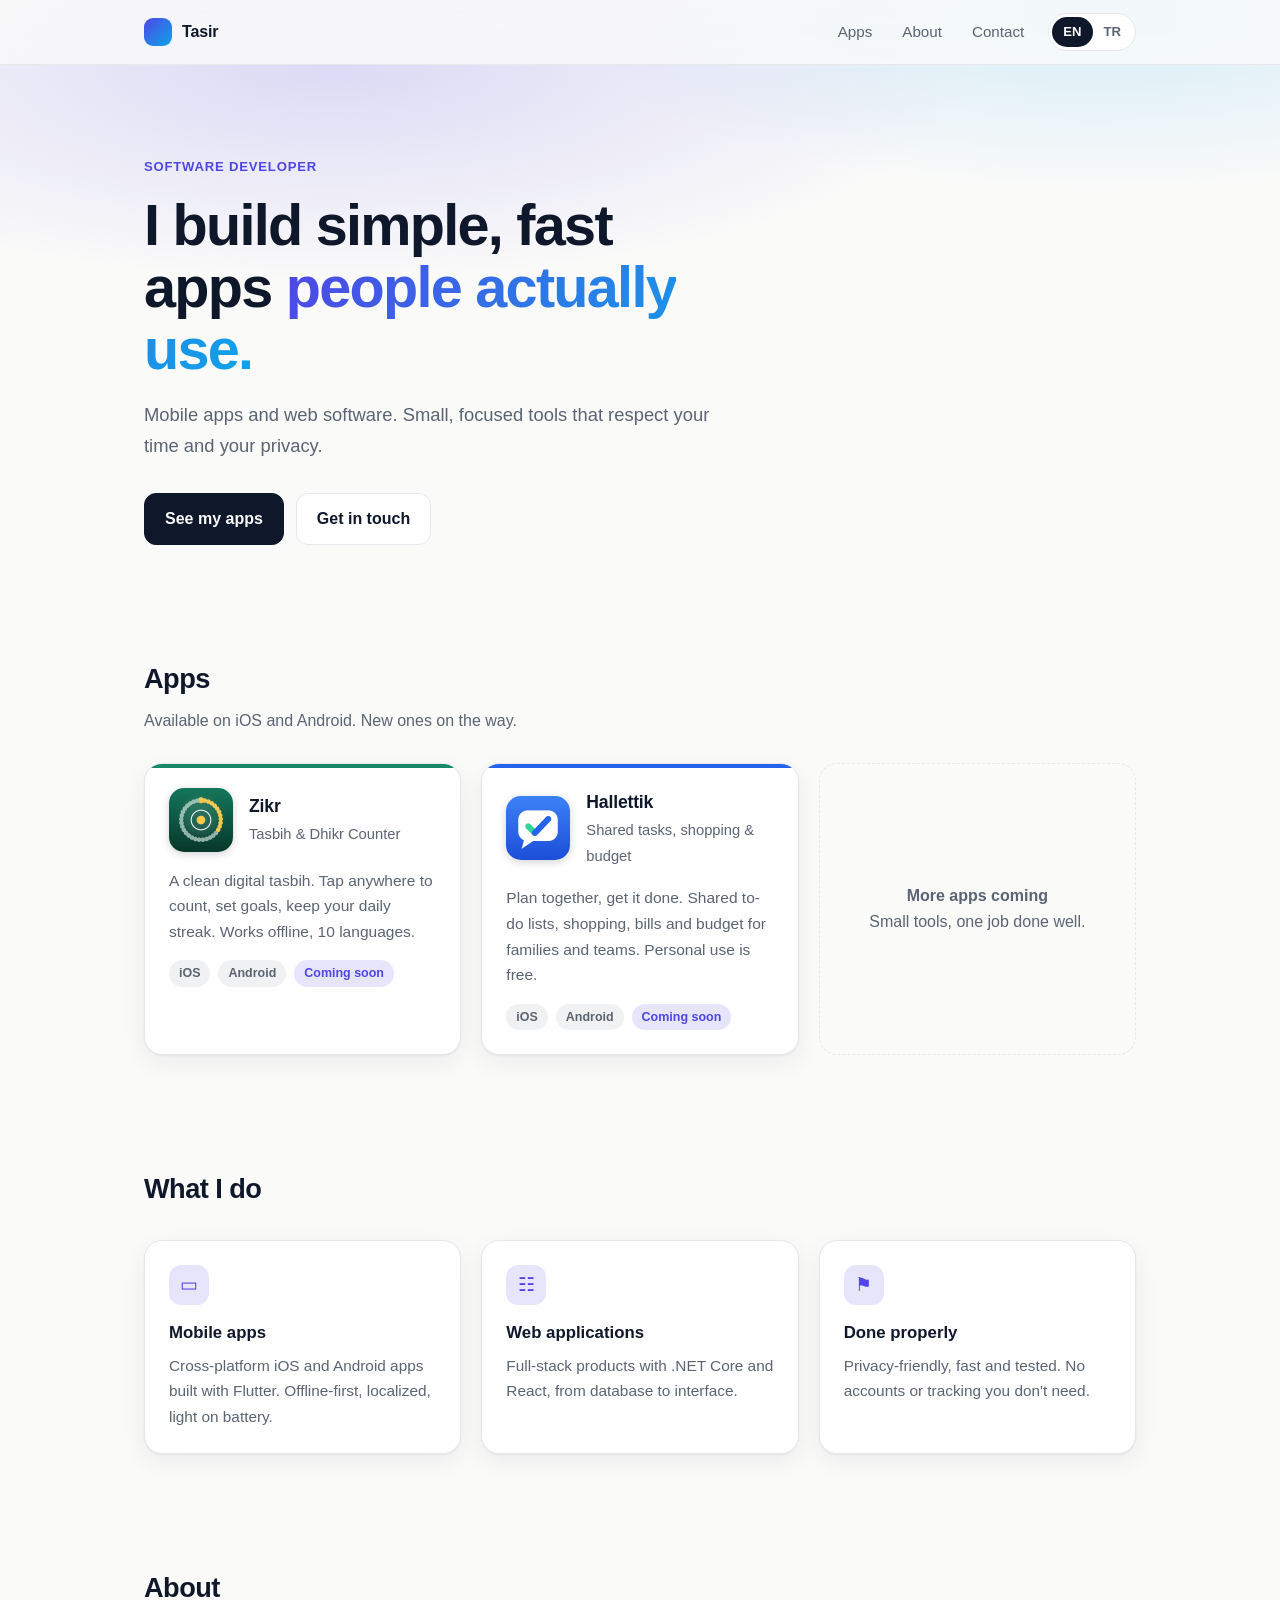
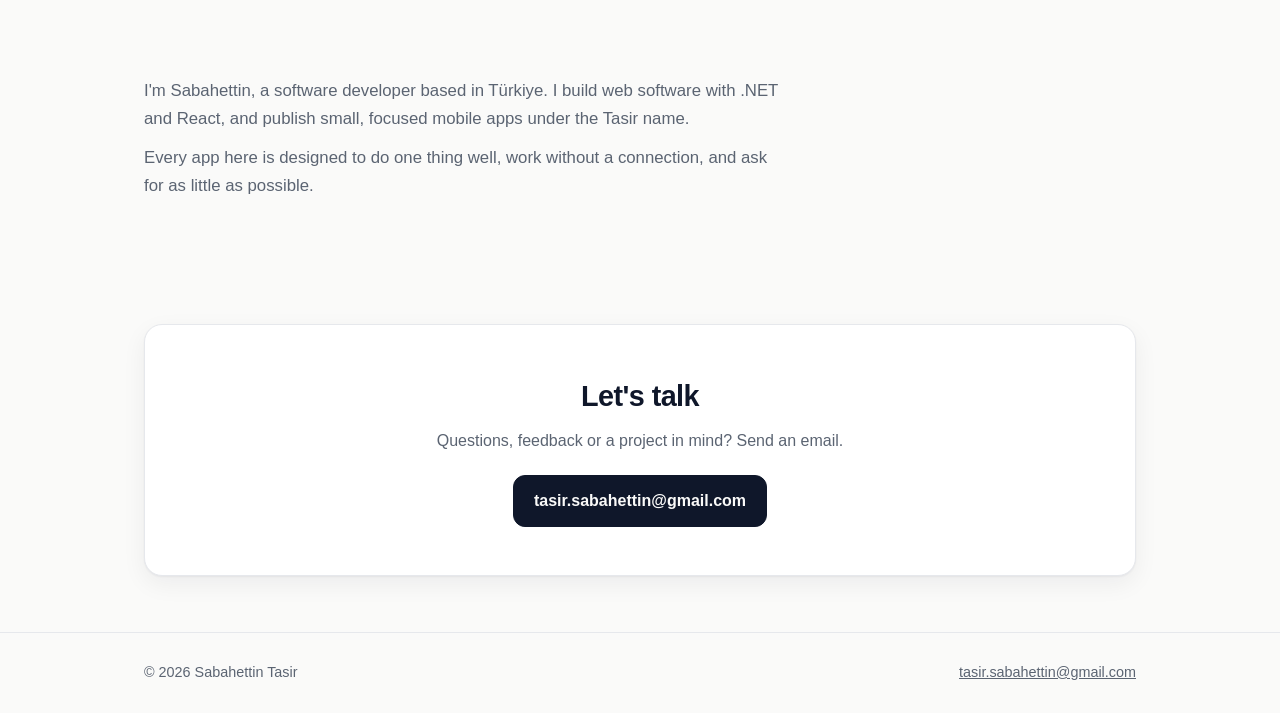
<file: index.html>
<!doctype html>
<html lang="en" data-lang="en">
<head>
<meta charset="utf-8">
<meta name="viewport" content="width=device-width,initial-scale=1">
<title>Tasir | Mobile apps & software</title>
<meta name="description" content="Simple, fast mobile apps and web software by Sabahettin Tasir.">
<meta name="theme-color" content="#4f46e5">
<link rel="icon" href="/assets/favicon.png">
<link rel="stylesheet" href="/assets/style.css">
<script src="/assets/site.js"></script>
</head>
<body class="">
<header class="site-header"><div class="wrap">
  <a class="brand" href="/"><i></i>Tasir</a>
  <nav>
    <a class="nl" href="/#apps"><span class="en">Apps</span><span class="tr">Uygulamalar</span></a>
    <a class="nl" href="/#about"><span class="en">About</span><span class="tr">Hakkımda</span></a>
    <a class="nl" href="/#contact"><span class="en">Contact</span><span class="tr">İletişim</span></a>
    <div class="lang-toggle" role="group" aria-label="Language"><button data-set="en">EN</button><button data-set="tr">TR</button></div>
  </nav>
</div></header>
<main>
<div class="hero"><div class="wrap">
  <span class="eyebrow"><span class="en">Software developer</span><span class="tr">Yazılım geliştirici</span></span>
  <h1><span class="en">I build simple, fast apps <span class="grad">people actually use.</span></span><span class="tr">İnsanların <span class="grad">gerçekten kullandığı</span>, sade ve hızlı uygulamalar geliştiriyorum.</span></h1>
  <p class="lead"><span class="en">Mobile apps and web software. Small, focused tools that respect your time and your privacy.</span><span class="tr">Mobil uygulamalar ve web yazılımları. Zamanınıza ve gizliliğinize saygı duyan, küçük ve odaklı araçlar.</span></p>
  <div class="btns">
    <a class="btn primary" href="#apps"><span class="en">See my apps</span><span class="tr">Uygulamalarım</span></a>
    <a class="btn" href="mailto:tasir.sabahettin@gmail.com"><span class="en">Get in touch</span><span class="tr">İletişime geç</span></a>
  </div>
</div></div>

<section id="apps"><div class="wrap">
  <div class="sec-head"><h2><span class="en">Apps</span><span class="tr">Uygulamalar</span></h2>
  <p><span class="en">Available on iOS and Android. New ones on the way.</span><span class="tr">iOS ve Android için. Yenileri yolda.</span></p></div>
  <div class="grid">
    <a class="card app-card" href="/zikr/" style="--card-accent:#17896a">
      <div class="app-top"><img src="/zikr/icon.png" alt="Zikr app icon"><div><strong>Zikr</strong><span>Tasbih &amp; Dhikr Counter</span></div></div>
      <p class="app-desc"><span class="en">A clean digital tasbih. Tap anywhere to count, set goals, keep your daily streak. Works offline, 10 languages.</span><span class="tr">Sade bir dijital zikirmatik. Her yere dokunarak sayın, hedef belirleyin, günlük serinizi tutun. İnternetsiz çalışır, 10 dil.</span></p>
      <div class="tags"><span class="tag">iOS</span><span class="tag">Android</span><span class="tag soon"><span class="en">Coming soon</span><span class="tr">Yakında</span></span></div>
    </a>
    <a class="card app-card" href="/hallettik/" style="--card-accent:#2563eb">
      <div class="app-top"><img src="/hallettik/icon.png" alt="Hallettik app icon"><div><strong>Hallettik</strong><span><span class="en">Shared tasks, shopping &amp; budget</span><span class="tr">Ortak görev, alışveriş ve bütçe</span></span></div></div>
      <p class="app-desc"><span class="en">Plan together, get it done. Shared to-do lists, shopping, bills and budget for families and teams. Personal use is free.</span><span class="tr">Birlikte planla, birlikte hallet. Aile ve ekipler için ortak görev listesi, alışveriş, faturalar ve bütçe. Bireysel kullanım ücretsiz.</span></p>
      <div class="tags"><span class="tag">iOS</span><span class="tag">Android</span><span class="tag soon"><span class="en">Coming soon</span><span class="tr">Yakında</span></span></div>
    </a>
    <div class="card ghost"><strong><span class="en">More apps coming</span><span class="tr">Yeni uygulamalar geliyor</span></strong><span class="en">Small tools, one job done well.</span><span class="tr">Küçük araçlar, tek iş, iyi yapılmış.</span></div>
  </div>
</div></section>

<section id="what"><div class="wrap">
  <div class="sec-head"><h2><span class="en">What I do</span><span class="tr">Neler yapıyorum</span></h2></div>
  <div class="grid">
    <div class="card feat"><div class="ic">&#9645;</div><h3><span class="en">Mobile apps</span><span class="tr">Mobil uygulamalar</span></h3><p><span class="en">Cross-platform iOS and Android apps built with Flutter. Offline-first, localized, light on battery.</span><span class="tr">Flutter ile iOS ve Android uygulamaları. İnternetsiz çalışan, çok dilli, pil dostu.</span></p></div>
    <div class="card feat"><div class="ic">&#9783;</div><h3><span class="en">Web applications</span><span class="tr">Web uygulamaları</span></h3><p><span class="en">Full-stack products with .NET Core and React, from database to interface.</span><span class="tr">.NET Core ve React ile veritabanından arayüze uçtan uca ürünler.</span></p></div>
    <div class="card feat"><div class="ic">&#9873;</div><h3><span class="en">Done properly</span><span class="tr">Düzgün yapılmış</span></h3><p><span class="en">Privacy-friendly, fast and tested. No accounts or tracking you don't need.</span><span class="tr">Gizlilik dostu, hızlı ve test edilmiş. Gerek olmayan hesap ya da takip yok.</span></p></div>
  </div>
</div></section>

<section id="about"><div class="wrap about">
  <div class="sec-head"><h2><span class="en">About</span><span class="tr">Hakkımda</span></h2></div>
  <div>
    <p><span class="en">I'm Sabahettin, a software developer based in Türkiye. I build web software with .NET and React, and publish small, focused mobile apps under the Tasir name.</span><span class="tr">Ben Sabahettin, Türkiye'de yaşayan bir yazılım geliştiriciyim. .NET ve React ile web yazılımları geliştiriyor, Tasir adıyla küçük ve odaklı mobil uygulamalar yayınlıyorum.</span></p>
    <p><span class="en">Every app here is designed to do one thing well, work without a connection, and ask for as little as possible.</span><span class="tr">Buradaki her uygulama tek işi iyi yapmak, bağlantı olmadan çalışmak ve mümkün olduğunca az şey istemek üzere tasarlandı.</span></p>
  </div>
</div></section>

<section id="contact"><div class="wrap"><div class="card contact">
  <h2><span class="en">Let's talk</span><span class="tr">Konuşalım</span></h2>
  <p><span class="en">Questions, feedback or a project in mind? Send an email.</span><span class="tr">Soru, geri bildirim ya da bir proje mi var? E-posta gönderin.</span></p>
  <a class="btn primary" href="mailto:tasir.sabahettin@gmail.com">tasir.sabahettin@gmail.com</a>
</div></div></section>
</main>
<footer class="site-footer"><div class="wrap">
  <span>&copy; 2026 Sabahettin Tasir</span>
  <span><a href="mailto:tasir.sabahettin@gmail.com">tasir.sabahettin@gmail.com</a></span>
</div></footer>
</body>
</html>
</file>
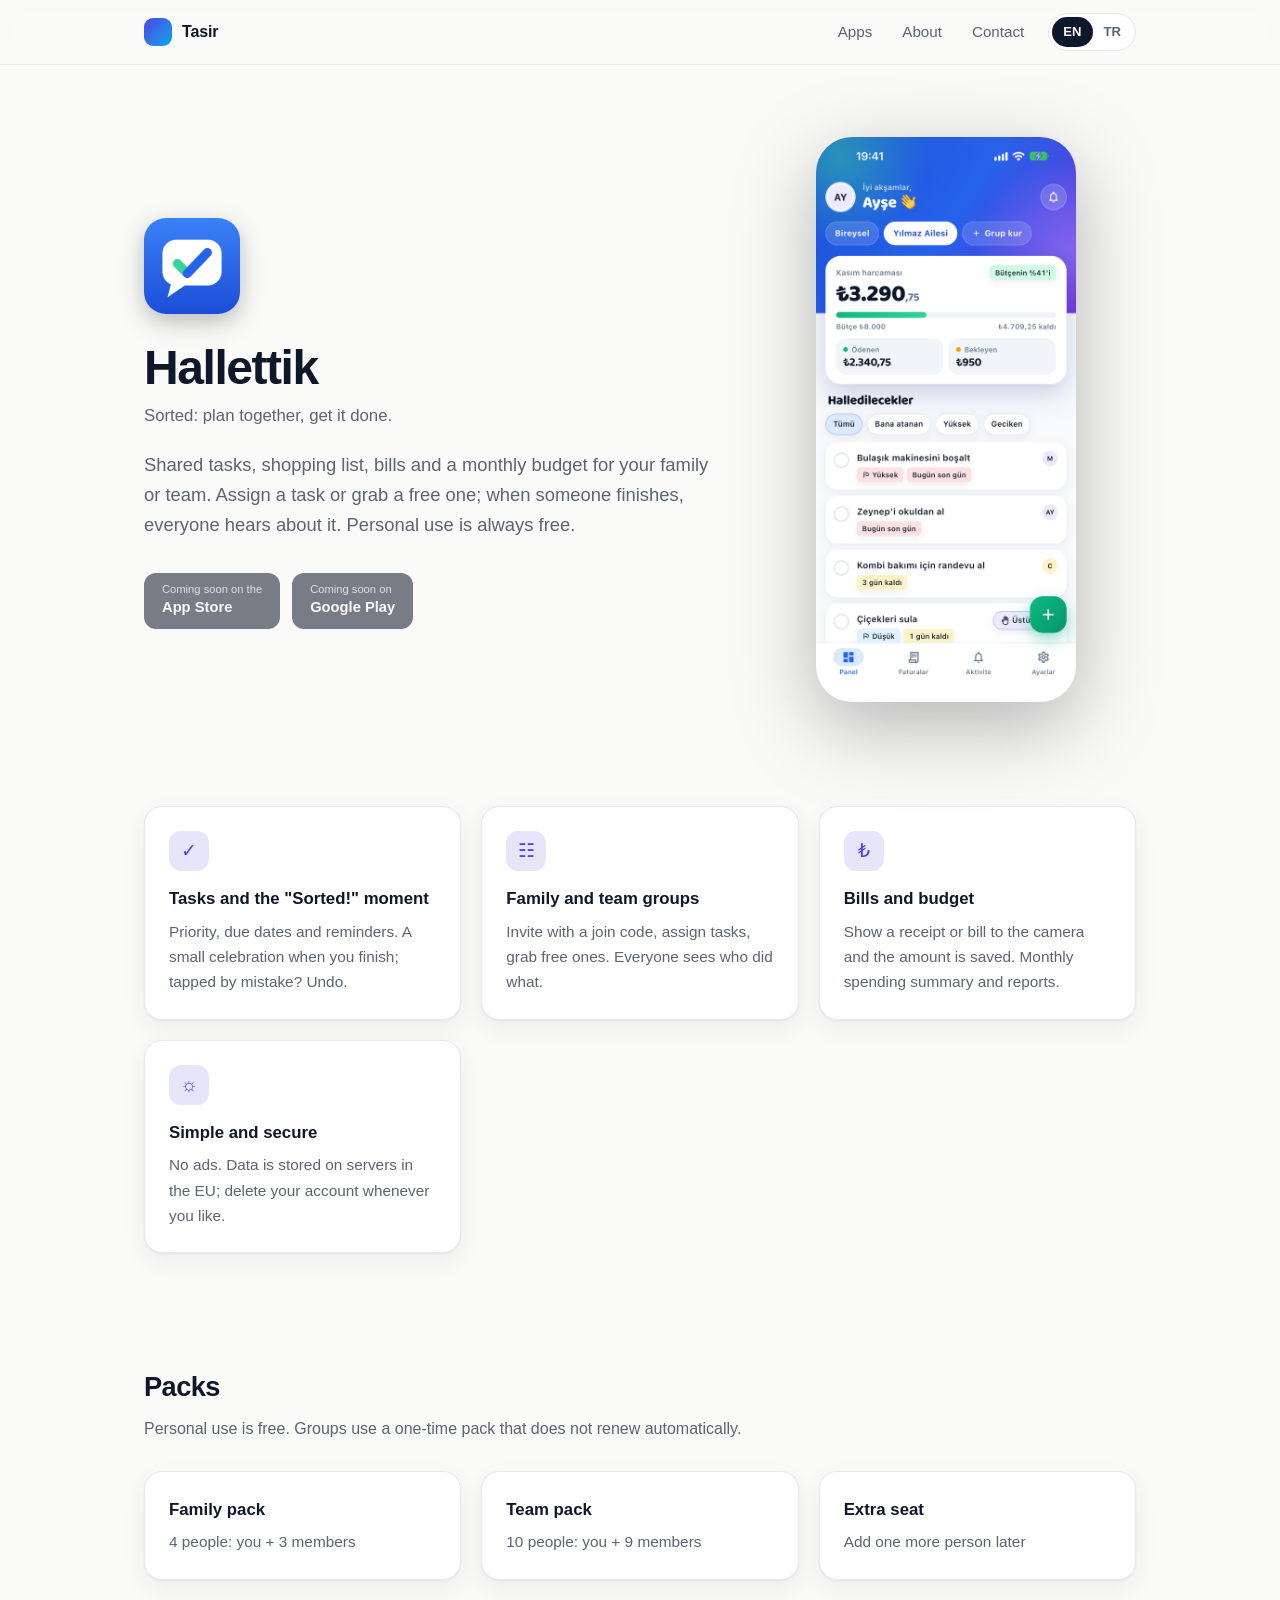
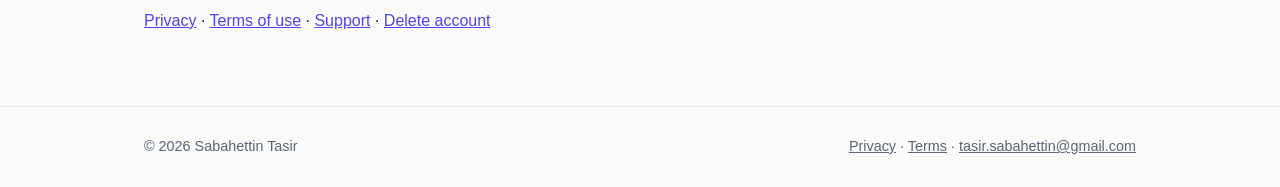
<file: hallettik/index.html>
<!doctype html>
<html lang="tr" data-lang="tr">
<head>
<meta charset="utf-8">
<meta name="viewport" content="width=device-width,initial-scale=1">
<title>Hallettik: Aile ve ekip için ortak görev, alışveriş ve bütçe | Tasir</title>
<meta name="description" content="Hallettik: aile ve ekip için ortak görev listesi, alışveriş sepeti, fatura ve bütçe takibi. Birlikte planla, birlikte hallet.">
<meta name="theme-color" content="#2563eb">
<link rel="icon" href="/hallettik/icon.png">
<link rel="stylesheet" href="/assets/style.css">
<script src="/assets/site.js"></script>
</head>
<body class="">
<header class="site-header"><div class="wrap">
  <a class="brand" href="/"><i></i>Tasir</a>
  <nav>
    <a class="nl" href="/#apps"><span class="en">Apps</span><span class="tr">Uygulamalar</span></a>
    <a class="nl" href="/#about"><span class="en">About</span><span class="tr">Hakkımda</span></a>
    <a class="nl" href="/#contact"><span class="en">Contact</span><span class="tr">İletişim</span></a>
    <div class="lang-toggle" role="group" aria-label="Language"><button data-set="en">EN</button><button data-set="tr">TR</button></div>
  </nav>
</div></header>
<main><div class="wrap">
<div class="app-hero">
  <div>
    <img class="icon" src="/hallettik/icon.png" alt="Hallettik">
    <h1>Hallettik</h1>
    <p class="sub"><span class="tr">Birlikte planla, birlikte hallet.</span><span class="en">Sorted: plan together, get it done.</span></p>
    <p class="lead"><span class="tr">Ailenle ya da ekibinle ortak görev listesi, alışveriş sepeti, faturalar ve aylık bütçe. Görev ata ya da boştakini üstlen; biri bitirince herkese haber gider. Bireysel kullanım her zaman ücretsiz.</span><span class="en">Shared tasks, shopping list, bills and a monthly budget for your family or team. Assign a task or grab a free one; when someone finishes, everyone hears about it. Personal use is always free.</span></p>
    <div class="badges">
      <span class="badge"><span><small><span class="tr">Yakında</span><span class="en">Coming soon on the</span></small>App Store</span></span>
      <span class="badge"><span><small><span class="tr">Yakında</span><span class="en">Coming soon on</span></small>Google Play</span></span>
    </div>
  </div>
  <div class="phone"><img src="/hallettik/screen.png" alt="Hallettik" style="width:100%;height:auto;border-radius:36px;filter:drop-shadow(0 24px 40px rgba(0,0,0,.28))"></div>
</div>
</div>
<section><div class="wrap"><div class="grid">
  <div class="card feat"><div class="ic">&#10003;</div><h3><span class="tr">Görevler ve "Hallettik!" anı</span><span class="en">Tasks and the "Sorted!" moment</span></h3><p><span class="tr">Öncelik, tarih ve hatırlatma. Bitirince küçük bir kutlama; yanlışlıkla mı? Geri al.</span><span class="en">Priority, due dates and reminders. A small celebration when you finish; tapped by mistake? Undo.</span></p></div>
  <div class="card feat"><div class="ic">&#9783;</div><h3><span class="tr">Aile ve ekip grupları</span><span class="en">Family and team groups</span></h3><p><span class="tr">Katılım koduyla davet et, görev ata, boştakini üstlen. Kim ne yaptı, herkes görür.</span><span class="en">Invite with a join code, assign tasks, grab free ones. Everyone sees who did what.</span></p></div>
  <div class="card feat"><div class="ic">&#8378;</div><h3><span class="tr">Faturalar ve bütçe</span><span class="en">Bills and budget</span></h3><p><span class="tr">Fişi ya da faturayı kameraya göster, tutar kendiliğinden kaydolsun. Aylık gider özeti ve raporlar.</span><span class="en">Show a receipt or bill to the camera and the amount is saved. Monthly spending summary and reports.</span></p></div>
  <div class="card feat"><div class="ic">&#9788;</div><h3><span class="tr">Sade ve güvenli</span><span class="en">Simple and secure</span></h3><p><span class="tr">Reklam yok. Veriler Avrupa'daki sunucularda saklanır; hesabını istediğin an silebilirsin.</span><span class="en">No ads. Data is stored on servers in the EU; delete your account whenever you like.</span></p></div>
</div></div></section>
<section><div class="wrap">
  <div class="sec-head"><h2><span class="tr">Paketler</span><span class="en">Packs</span></h2><p class="muted"><span class="tr">Bireysel kullanım ücretsiz. Grup için tek seferlik paket, otomatik yenilenmez.</span><span class="en">Personal use is free. Groups use a one-time pack that does not renew automatically.</span></p></div>
  <div class="grid">
    <div class="card feat"><h3><span class="tr">Aile Paketi</span><span class="en">Family pack</span></h3><p><span class="tr">4 kişi: sen + 3 üye</span><span class="en">4 people: you + 3 members</span></p></div>
    <div class="card feat"><h3><span class="tr">Ekip Paketi</span><span class="en">Team pack</span></h3><p><span class="tr">10 kişi: sen + 9 üye</span><span class="en">10 people: you + 9 members</span></p></div>
    <div class="card feat"><h3><span class="tr">Ek üye</span><span class="en">Extra seat</span></h3><p><span class="tr">Gruba sonradan +1 kişi</span><span class="en">Add one more person later</span></p></div>
  </div>
  <p style="margin-top:28px"><a href="/hallettik/privacy/"><span class="tr">Gizlilik ve KVKK</span><span class="en">Privacy</span></a> &middot; <a href="/hallettik/terms/"><span class="tr">Kullanım koşulları</span><span class="en">Terms of use</span></a> &middot; <a href="/hallettik/support/"><span class="tr">Destek</span><span class="en">Support</span></a> &middot; <a href="/hallettik/delete-account/"><span class="tr">Hesap silme</span><span class="en">Delete account</span></a></p>
</div></section></main>
<footer class="site-footer"><div class="wrap">
  <span>&copy; 2026 Sabahettin Tasir</span>
  <span><a href="/hallettik/privacy/"><span class="en">Privacy</span><span class="tr">Gizlilik</span></a> &middot; <a href="/hallettik/terms/"><span class="en">Terms</span><span class="tr">Koşullar</span></a> &middot; <a href="mailto:tasir.sabahettin@gmail.com">tasir.sabahettin@gmail.com</a></span>
</div></footer>
</body>
</html>
</file>
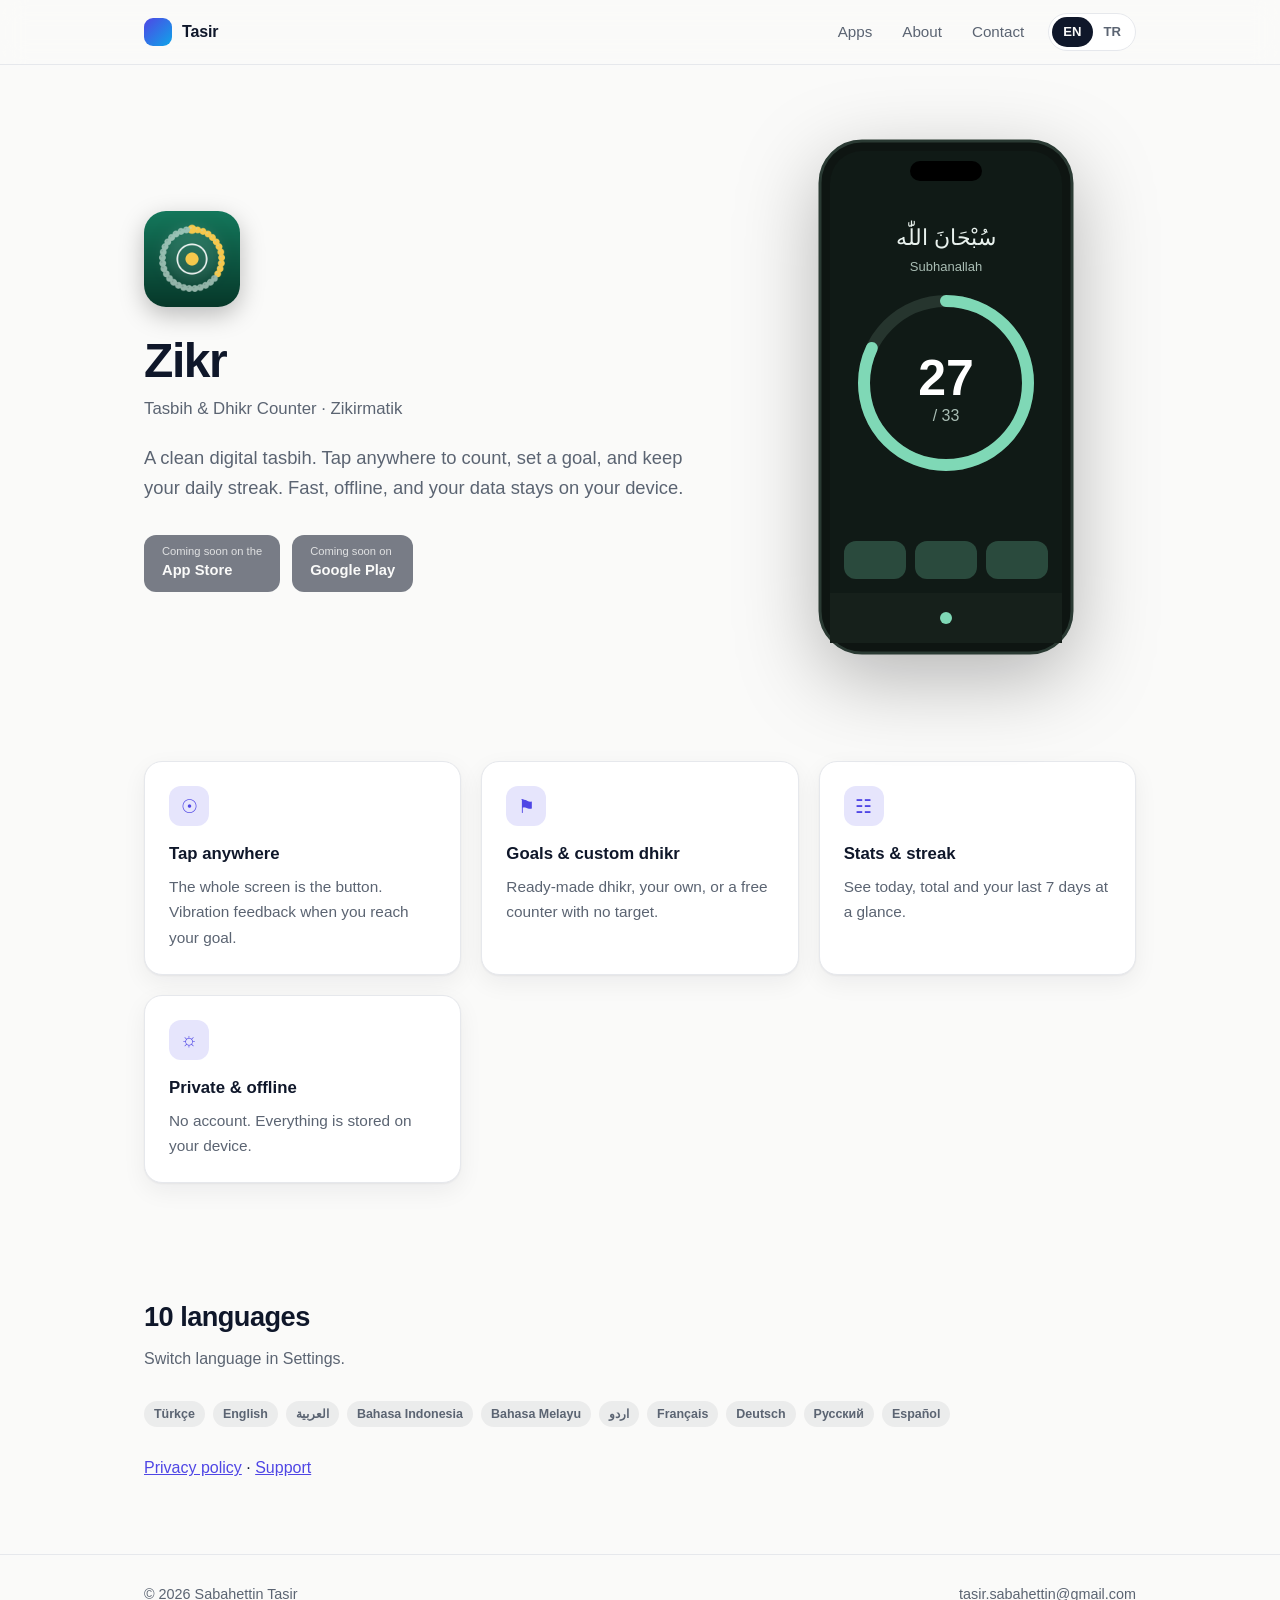
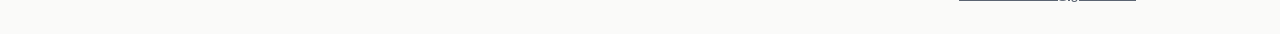
<file: zikr/index.html>
<!doctype html>
<html lang="en" data-lang="en">
<head>
<meta charset="utf-8">
<meta name="viewport" content="width=device-width,initial-scale=1">
<title>Zikr: Tasbih & Dhikr Counter | Tasir</title>
<meta name="description" content="Zikr is a simple digital tasbih and dhikr counter with goals, streaks and statistics.">
<meta name="theme-color" content="#4f46e5">
<link rel="icon" href="/assets/favicon.png">
<link rel="stylesheet" href="/assets/style.css">
<script src="/assets/site.js"></script>
</head>
<body class="">
<header class="site-header"><div class="wrap">
  <a class="brand" href="/"><i></i>Tasir</a>
  <nav>
    <a class="nl" href="/#apps"><span class="en">Apps</span><span class="tr">Uygulamalar</span></a>
    <a class="nl" href="/#about"><span class="en">About</span><span class="tr">Hakkımda</span></a>
    <a class="nl" href="/#contact"><span class="en">Contact</span><span class="tr">İletişim</span></a>
    <div class="lang-toggle" role="group" aria-label="Language"><button data-set="en">EN</button><button data-set="tr">TR</button></div>
  </nav>
</div></header>
<main><div class="wrap">
<div class="app-hero">
  <div>
    <img class="icon" src="/zikr/icon.png" alt="Zikr icon">
    <h1>Zikr</h1>
    <p class="sub">Tasbih &amp; Dhikr Counter &middot; Zikirmatik</p>
    <p class="lead"><span class="en">A clean digital tasbih. Tap anywhere to count, set a goal, and keep your daily streak. Fast, offline, and your data stays on your device.</span><span class="tr">Sade bir dijital zikirmatik. Her yere dokunarak sayın, hedef belirleyin, günlük serinizi tutun. Hızlı, internetsiz ve verileriniz cihazınızda kalır.</span></p>
    <div class="badges">
      <span class="badge"><span><small>Coming soon on the</small>App Store</span></span>
      <span class="badge"><span><small>Coming soon on</small>Google Play</span></span>
    </div>
  </div>
  <div class="phone"><svg viewBox="0 0 260 520" role="img" aria-label="Zikr app screen">
<rect x="4" y="4" width="252" height="512" rx="42" fill="#0e1512" stroke="#2a3a33" stroke-width="3"/>
<rect x="14" y="14" width="232" height="492" rx="32" fill="#101a16"/>
<rect x="94" y="24" width="72" height="20" rx="10" fill="#000"/>
<text x="130" y="108" text-anchor="middle" fill="#e8f1ed" font-size="22" font-family="serif">سُبْحَانَ اللّٰه</text>
<text x="130" y="134" text-anchor="middle" fill="#a9bdb4" font-size="13" font-family="sans-serif">Subhanallah</text>
<circle cx="130" cy="246" r="82" fill="none" stroke="#26352e" stroke-width="12"/>
<circle cx="130" cy="246" r="82" fill="none" stroke="#7fd8b6" stroke-width="12" stroke-linecap="round" stroke-dasharray="422 515" transform="rotate(-90 130 246)"/>
<text x="130" y="258" text-anchor="middle" fill="#fff" font-size="50" font-weight="700" font-family="sans-serif">27</text>
<text x="130" y="284" text-anchor="middle" fill="#a9bdb4" font-size="16" font-family="sans-serif">/ 33</text>
<rect x="28" y="404" width="62" height="38" rx="12" fill="#2a4a3d"/><rect x="99" y="404" width="62" height="38" rx="12" fill="#2a4a3d"/><rect x="170" y="404" width="62" height="38" rx="12" fill="#2a4a3d"/>
<rect x="14" y="456" width="232" height="50" fill="#16201b"/>
<circle cx="130" cy="481" r="6" fill="#7fd8b6"/>
</svg></div>
</div>
</div>
<section><div class="wrap"><div class="grid">
  <div class="card feat"><div class="ic">&#9737;</div><h3><span class="en">Tap anywhere</span><span class="tr">Her yere dokunun</span></h3><p><span class="en">The whole screen is the button. Vibration feedback when you reach your goal.</span><span class="tr">Tüm ekran bir düğme. Hedefe ulaşınca titreşimle haber verir.</span></p></div>
  <div class="card feat"><div class="ic">&#9873;</div><h3><span class="en">Goals &amp; custom dhikr</span><span class="tr">Hedefler ve özel zikirler</span></h3><p><span class="en">Ready-made dhikr, your own, or a free counter with no target.</span><span class="tr">Hazır zikirler, kendi zikirleriniz ya da hedefsiz serbest sayaç.</span></p></div>
  <div class="card feat"><div class="ic">&#9783;</div><h3><span class="en">Stats &amp; streak</span><span class="tr">İstatistik ve seri</span></h3><p><span class="en">See today, total and your last 7 days at a glance.</span><span class="tr">Bugünü, toplamı ve son 7 günü tek bakışta görün.</span></p></div>
  <div class="card feat"><div class="ic">&#9788;</div><h3><span class="en">Private &amp; offline</span><span class="tr">Gizli ve çevrimdışı</span></h3><p><span class="en">No account. Everything is stored on your device.</span><span class="tr">Hesap yok. Her şey cihazınızda saklanır.</span></p></div>
</div></div></section>
<section><div class="wrap">
  <div class="sec-head"><h2><span class="en">10 languages</span><span class="tr">10 dil</span></h2><p class="muted"><span class="en">Switch language in Settings.</span><span class="tr">Dili Ayarlar'dan değiştirebilirsiniz.</span></p></div>
  <div class="langs"><span class="tag">Türkçe</span><span class="tag">English</span><span class="tag">العربية</span><span class="tag">Bahasa Indonesia</span><span class="tag">Bahasa Melayu</span><span class="tag">اردو</span><span class="tag">Français</span><span class="tag">Deutsch</span><span class="tag">Русский</span><span class="tag">Español</span></div>
  <p style="margin-top:28px"><a href="/zikr/privacy/"><span class="en">Privacy policy</span><span class="tr">Gizlilik politikası</span></a> &middot; <a href="mailto:tasir.sabahettin@gmail.com"><span class="en">Support</span><span class="tr">Destek</span></a></p>
</div></section></main>
<footer class="site-footer"><div class="wrap">
  <span>&copy; 2026 Sabahettin Tasir</span>
  <span><a href="mailto:tasir.sabahettin@gmail.com">tasir.sabahettin@gmail.com</a></span>
</div></footer>
</body>
</html>
</file>
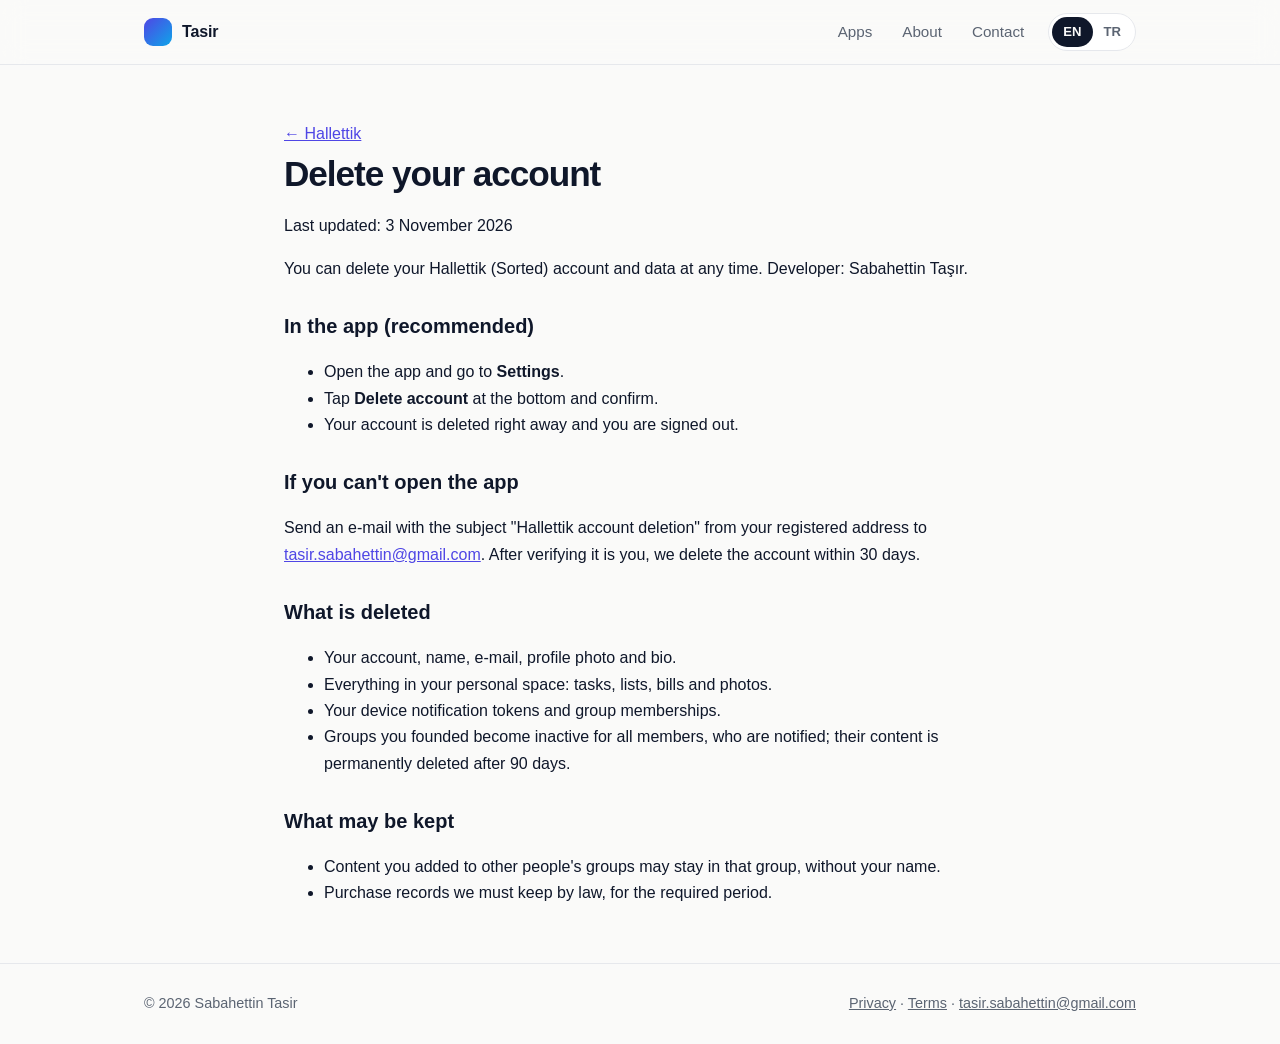
<file: hallettik/delete-account/index.html>
<!doctype html>
<html lang="tr" data-lang="tr">
<head>
<meta charset="utf-8">
<meta name="viewport" content="width=device-width,initial-scale=1">
<title>Hallettik | Hesap silme · Delete account</title>
<meta name="description" content="Hallettik hesabını ve verilerini silme / how to delete your Hallettik account.">
<meta name="theme-color" content="#2563eb">
<link rel="icon" href="/hallettik/icon.png">
<link rel="stylesheet" href="/assets/style.css">
<script src="/assets/site.js"></script>
</head>
<body class="">
<header class="site-header"><div class="wrap">
  <a class="brand" href="/"><i></i>Tasir</a>
  <nav>
    <a class="nl" href="/#apps"><span class="en">Apps</span><span class="tr">Uygulamalar</span></a>
    <a class="nl" href="/#about"><span class="en">About</span><span class="tr">Hakkımda</span></a>
    <a class="nl" href="/#contact"><span class="en">Contact</span><span class="tr">İletişim</span></a>
    <div class="lang-toggle" role="group" aria-label="Language"><button data-set="en">EN</button><button data-set="tr">TR</button></div>
  </nav>
</div></header>
<main><div class="wrap prose" style="padding-top:56px;padding-bottom:40px">
<p class="muted" style="margin:0 0 8px"><a href="/hallettik/">&larr; Hallettik</a></p>
<h1 style="font-size:2.2rem;max-width:none"><span class="tr">Hesabını silme</span><span class="en">Delete your account</span></h1>
<p class="muted"><span class="tr">Son güncelleme: 3 Kasım 2026</span><span class="en">Last updated: 3 November 2026</span></p>
<div class="tr" lang="tr">
<p>Hallettik (geliştirici: Sabahettin Taşır) hesabını ve verilerini istediğin zaman silebilirsin.</p>
<h2>Uygulamadan silme (önerilen)</h2>
<ul><li>Hallettik'i aç ve <strong>Ayarlar</strong> sekmesine git.</li><li>En alttaki <strong>Hesabımı sil</strong> düğmesine dokun ve onayla.</li><li>Hesabın hemen silinir ve oturumun kapanır.</li></ul>
<h2>Uygulamaya erişemiyorsan</h2>
<p>Kayıtlı e-posta adresinden <a href="mailto:tasir.sabahettin@gmail.com?subject=Hallettik%20hesap%20silme">tasir.sabahettin@gmail.com</a> adresine "Hallettik hesap silme" konulu bir e-posta gönder. Kimliğini doğruladıktan sonra hesabını en geç 30 gün içinde sileriz.</p>
<h2>Neler silinir?</h2>
<ul><li>Hesabın, adın, e-posta adresin, profil fotoğrafın ve tanıtım yazın.</li><li>Bireysel alanındaki tüm görevler, listeler, faturalar ve fotoğraflar.</li><li>Cihaz bildirim anahtarların ve grup üyeliklerin.</li><li>Kurucusu olduğun gruplar tüm üyeler için pasif olur ve üyelere bildirim gider; bu grupların içerikleri 90 gün sonra kalıcı olarak silinir.</li></ul>
<h2>Neler saklanabilir?</h2>
<ul><li>Başka gruplara eklediğin içerikler o grupta kalabilir; yazar bilgisi kaldırılır.</li><li>Yasal saklama yükümlülüğü olan satın alma kayıtları, ilgili süre boyunca saklanır.</li></ul>
</div>
<div class="en" lang="en">
<p>You can delete your Hallettik (Sorted) account and data at any time. Developer: Sabahettin Taşır.</p>
<h2>In the app (recommended)</h2>
<ul><li>Open the app and go to <strong>Settings</strong>.</li><li>Tap <strong>Delete account</strong> at the bottom and confirm.</li><li>Your account is deleted right away and you are signed out.</li></ul>
<h2>If you can't open the app</h2>
<p>Send an e-mail with the subject "Hallettik account deletion" from your registered address to <a href="mailto:tasir.sabahettin@gmail.com?subject=Hallettik%20account%20deletion">tasir.sabahettin@gmail.com</a>. After verifying it is you, we delete the account within 30 days.</p>
<h2>What is deleted</h2>
<ul><li>Your account, name, e-mail, profile photo and bio.</li><li>Everything in your personal space: tasks, lists, bills and photos.</li><li>Your device notification tokens and group memberships.</li><li>Groups you founded become inactive for all members, who are notified; their content is permanently deleted after 90 days.</li></ul>
<h2>What may be kept</h2>
<ul><li>Content you added to other people's groups may stay in that group, without your name.</li><li>Purchase records we must keep by law, for the required period.</li></ul>
</div>
</div></main>
<footer class="site-footer"><div class="wrap">
  <span>&copy; 2026 Sabahettin Tasir</span>
  <span><a href="/hallettik/privacy/"><span class="en">Privacy</span><span class="tr">Gizlilik</span></a> &middot; <a href="/hallettik/terms/"><span class="en">Terms</span><span class="tr">Koşullar</span></a> &middot; <a href="mailto:tasir.sabahettin@gmail.com">tasir.sabahettin@gmail.com</a></span>
</div></footer>
</body>
</html>
</file>
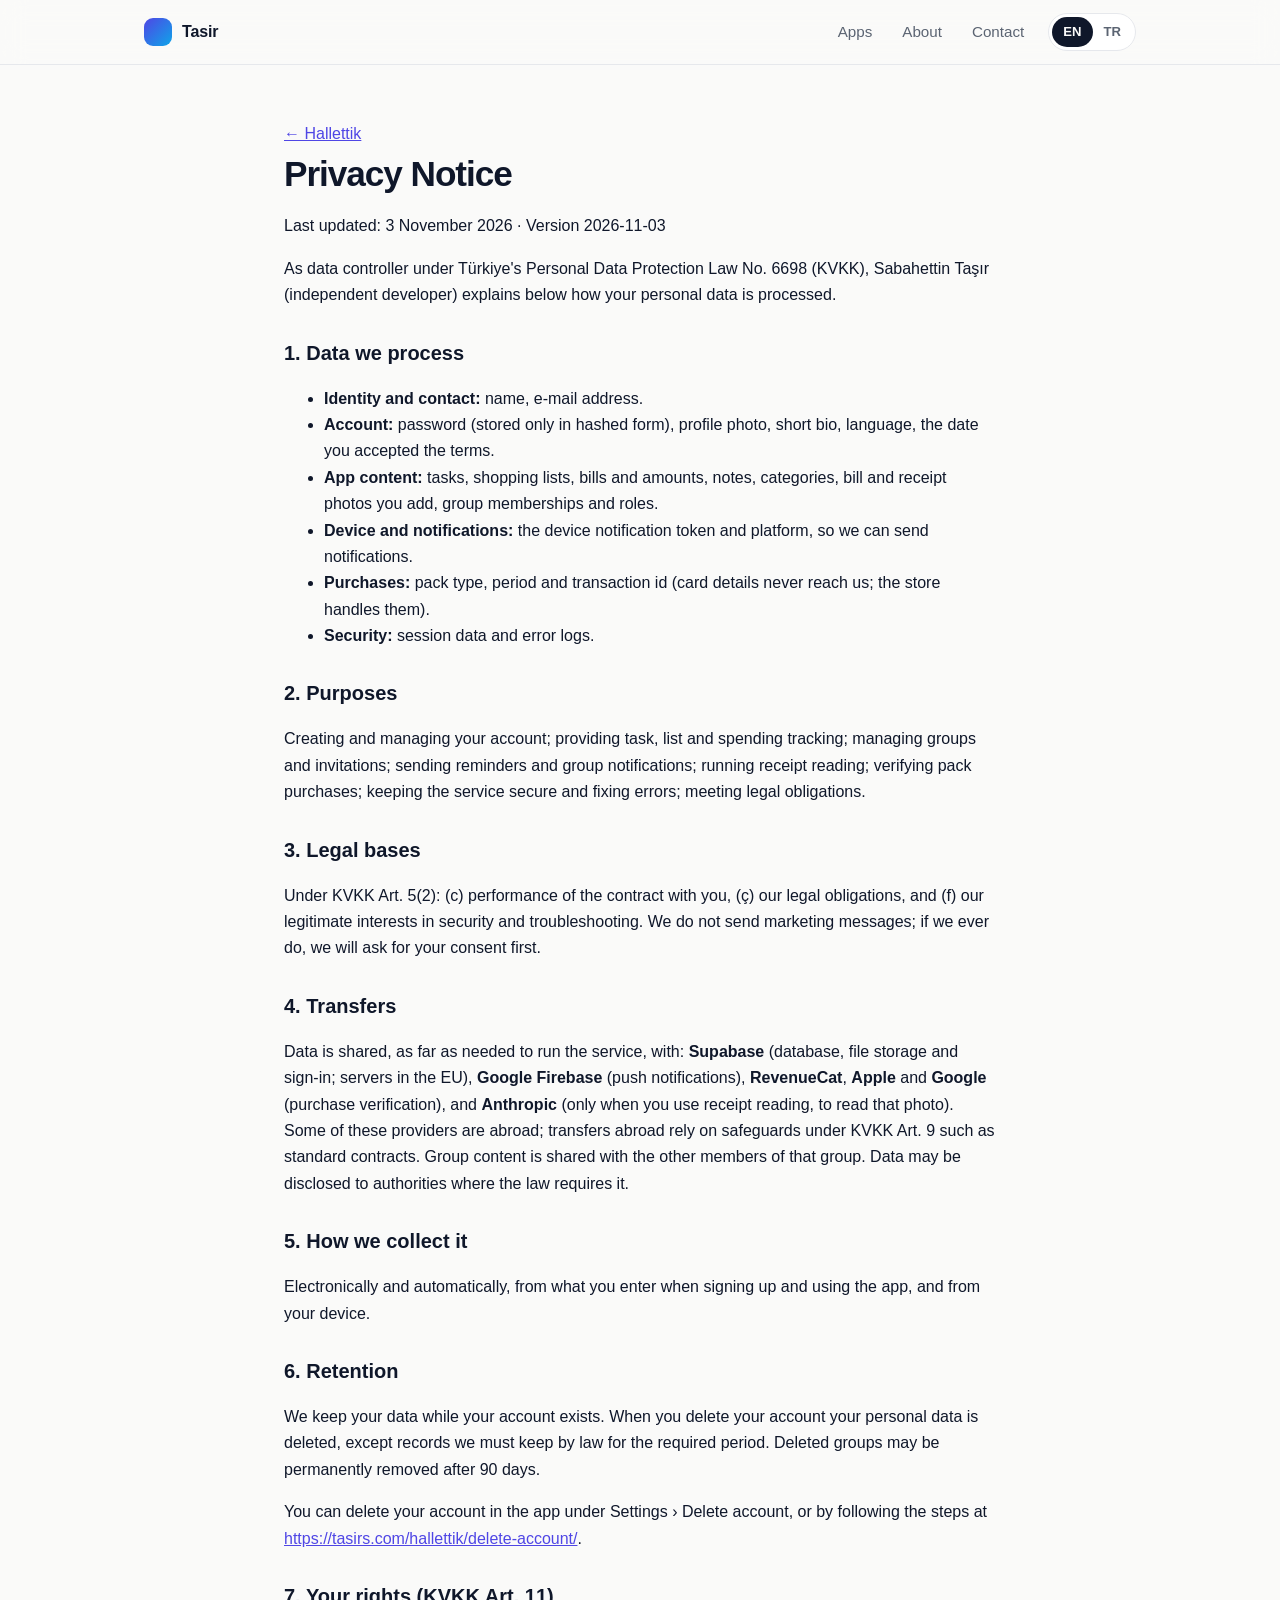
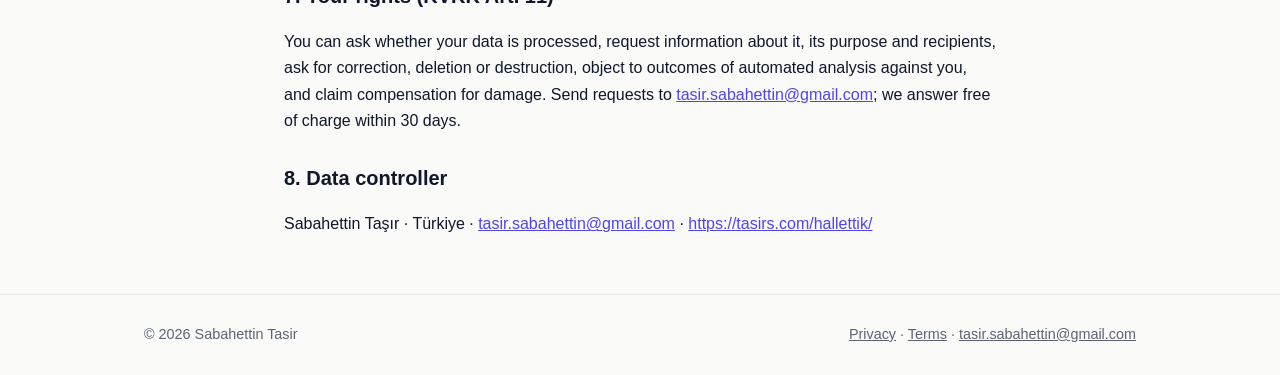
<file: hallettik/privacy/index.html>
<!doctype html>
<html lang="tr" data-lang="tr">
<head>
<meta charset="utf-8">
<meta name="viewport" content="width=device-width,initial-scale=1">
<title>Hallettik | KVKK Aydınlatma Metni · Privacy Notice</title>
<meta name="description" content="Hallettik gizlilik politikası ve KVKK aydınlatma metni / privacy notice.">
<meta name="theme-color" content="#2563eb">
<link rel="icon" href="/hallettik/icon.png">
<link rel="stylesheet" href="/assets/style.css">
<script src="/assets/site.js"></script>
</head>
<body class="">
<header class="site-header"><div class="wrap">
  <a class="brand" href="/"><i></i>Tasir</a>
  <nav>
    <a class="nl" href="/#apps"><span class="en">Apps</span><span class="tr">Uygulamalar</span></a>
    <a class="nl" href="/#about"><span class="en">About</span><span class="tr">Hakkımda</span></a>
    <a class="nl" href="/#contact"><span class="en">Contact</span><span class="tr">İletişim</span></a>
    <div class="lang-toggle" role="group" aria-label="Language"><button data-set="en">EN</button><button data-set="tr">TR</button></div>
  </nav>
</div></header>
<main><div class="wrap prose" style="padding-top:56px;padding-bottom:40px">
<p class="muted" style="margin:0 0 8px"><a href="/hallettik/">&larr; Hallettik</a></p>
<h1 style="font-size:2.2rem;max-width:none"><span class="tr">KVKK Aydınlatma Metni</span><span class="en">Privacy Notice</span></h1>
<p class="muted"><span class="tr">Son güncelleme: 3 Kasım 2026 · Sürüm 2026-11-03</span><span class="en">Last updated: 3 November 2026 · Version 2026-11-03</span></p>
<div class="tr" lang="tr">
<p>6698 sayılı Kişisel Verilerin Korunması Kanunu ("KVKK") uyarınca, veri sorumlusu sıfatıyla Sabahettin Taşır (bireysel yazılım geliştirici) olarak kişisel verilerini nasıl işlediğimizi aşağıda açıklıyoruz.</p>
<h2>1. İşlenen kişisel veriler</h2>
<ul>
<li><strong>Kimlik ve iletişim:</strong> ad, e-posta adresi.</li>
<li><strong>Hesap:</strong> şifre (yalnızca şifrelenmiş hâliyle), profil fotoğrafı, kısa tanıtım yazısı, dil tercihi, kullanım koşullarını kabul tarihi.</li>
<li><strong>Uygulama içerikleri:</strong> görevler, alışveriş listeleri, faturalar ve tutarları, notlar, kategoriler, eklediğin fatura/fiş fotoğrafları, grup üyelikleri ve rolleri.</li>
<li><strong>Cihaz ve bildirim:</strong> bildirim gönderebilmek için cihaz bildirim anahtarı (token) ve platform bilgisi.</li>
<li><strong>Satın alma:</strong> paket türü, süresi ve işlem numarası (ödeme kartı bilgilerin bize gelmez; mağaza tarafından işlenir).</li>
<li><strong>İşlem güvenliği:</strong> oturum bilgileri ve hata kayıtları.</li>
</ul>
<h2>2. İşleme amaçları</h2>
<p>Hesabını oluşturmak ve yönetmek; görev, liste ve gider takibi hizmetini sunmak; gruplarını ve davetlerini yönetmek; hatırlatma ve grup bildirimleri göndermek; fiş/fatura okuma özelliğini çalıştırmak; paket satın alımlarını doğrulamak; hizmetin güvenliğini sağlamak ve hataları gidermek; yasal yükümlülükleri yerine getirmek.</p>
<h2>3. Hukuki sebepler</h2>
<p>Kişisel verilerin KVKK m.5/2 kapsamında;</p>
<ul>
<li>(c) bir sözleşmenin kurulması veya ifasıyla doğrudan ilgili olması (hizmetin sunulması),</li>
<li>(ç) hukuki yükümlülüklerimizi yerine getirmemiz,</li>
<li>(f) temel hak ve özgürlüklerine zarar vermemek kaydıyla meşru menfaatimiz (güvenlik, hata giderme)</li>
</ul>
<p>hukuki sebeplerine dayanılarak işlenir. Pazarlama amaçlı ileti göndermiyoruz; ileride gönderirsek ayrıca iznini isteriz.</p>
<h2>4. Aktarım</h2>
<p>Kişisel verilerin, hizmetin çalışması için gerekli olduğu ölçüde şu hizmet sağlayıcılara aktarılır:</p>
<ul>
<li><strong>Supabase</strong> (veritabanı, dosya depolama ve oturum; sunucular Avrupa Birliği'nde),</li>
<li><strong>Google Firebase</strong> (anlık bildirim gönderimi),</li>
<li><strong>RevenueCat</strong>, <strong>Apple</strong> ve <strong>Google</strong> (mağaza satın alımlarının doğrulanması),</li>
<li><strong>Anthropic</strong> (yalnızca fiş/fatura okuma özelliğini kullandığında, ilgili fotoğrafın okunması).</li>
</ul>
<p>Bu sağlayıcıların bir kısmı yurt dışındadır. Yurt dışına aktarım KVKK m.9 uyarınca standart sözleşmeler gibi uygun güvencelerle yapılır. Grup içeriklerin, üyesi olduğun grubun diğer üyeleriyle paylaşılır. Yasal zorunluluk hâlinde yetkili kamu kurumlarıyla paylaşılabilir.</p>
<h2>5. Toplama yöntemi</h2>
<p>Veriler; Uygulamaya kayıt olurken ve Uygulamayı kullanırken senin girdiğin bilgilerden ve cihazından elektronik ortamda otomatik yollarla toplanır.</p>
<h2>6. Saklama süresi</h2>
<p>Verilerin hesabın açık olduğu sürece saklanır. Hesabını sildiğinde kişisel verilerin silinir; yasal saklama yükümlülüğü olan kayıtlar ilgili süre boyunca saklanır. Silinen gruplar 90 gün sonra kalıcı olarak silinebilir.</p>
<p>Hesabını Uygulamada Ayarlar › Hesabımı sil bölümünden ya da <a href="https://tasirs.com/hallettik/delete-account/">https://tasirs.com/hallettik/delete-account/</a> sayfasındaki adımlarla silebilirsin.</p>
<h2>7. Hakların (KVKK m.11)</h2>
<p>Kişisel verilerinin işlenip işlenmediğini öğrenme, bilgi talep etme, işleme amacını öğrenme, aktarıldığı kişileri bilme, eksik veya yanlışsa düzeltilmesini, silinmesini veya yok edilmesini isteme, otomatik analiz sonucu aleyhine bir sonuca itiraz etme ve zararın giderilmesini talep etme haklarına sahipsin.</p>
<p>Başvurularını <a href="mailto:tasir.sabahettin@gmail.com">tasir.sabahettin@gmail.com</a> adresine iletebilirsin. Başvurular en geç 30 gün içinde ücretsiz olarak sonuçlandırılır.</p>
<h2>8. Veri sorumlusu</h2>
<p>Sabahettin Taşır · Türkiye · <a href="mailto:tasir.sabahettin@gmail.com">tasir.sabahettin@gmail.com</a> · <a href="https://tasirs.com/hallettik/">https://tasirs.com/hallettik/</a></p>
</div>
<div class="en" lang="en">
<p>As data controller under Türkiye's Personal Data Protection Law No. 6698 (KVKK), Sabahettin Taşır (independent developer) explains below how your personal data is processed.</p>
<h2>1. Data we process</h2>
<ul>
<li><strong>Identity and contact:</strong> name, e-mail address.</li>
<li><strong>Account:</strong> password (stored only in hashed form), profile photo, short bio, language, the date you accepted the terms.</li>
<li><strong>App content:</strong> tasks, shopping lists, bills and amounts, notes, categories, bill and receipt photos you add, group memberships and roles.</li>
<li><strong>Device and notifications:</strong> the device notification token and platform, so we can send notifications.</li>
<li><strong>Purchases:</strong> pack type, period and transaction id (card details never reach us; the store handles them).</li>
<li><strong>Security:</strong> session data and error logs.</li>
</ul>
<h2>2. Purposes</h2>
<p>Creating and managing your account; providing task, list and spending tracking; managing groups and invitations; sending reminders and group notifications; running receipt reading; verifying pack purchases; keeping the service secure and fixing errors; meeting legal obligations.</p>
<h2>3. Legal bases</h2>
<p>Under KVKK Art. 5(2): (c) performance of the contract with you, (ç) our legal obligations, and (f) our legitimate interests in security and troubleshooting. We do not send marketing messages; if we ever do, we will ask for your consent first.</p>
<h2>4. Transfers</h2>
<p>Data is shared, as far as needed to run the service, with: <strong>Supabase</strong> (database, file storage and sign-in; servers in the EU), <strong>Google Firebase</strong> (push notifications), <strong>RevenueCat</strong>, <strong>Apple</strong> and <strong>Google</strong> (purchase verification), and <strong>Anthropic</strong> (only when you use receipt reading, to read that photo). Some of these providers are abroad; transfers abroad rely on safeguards under KVKK Art. 9 such as standard contracts. Group content is shared with the other members of that group. Data may be disclosed to authorities where the law requires it.</p>
<h2>5. How we collect it</h2>
<p>Electronically and automatically, from what you enter when signing up and using the app, and from your device.</p>
<h2>6. Retention</h2>
<p>We keep your data while your account exists. When you delete your account your personal data is deleted, except records we must keep by law for the required period. Deleted groups may be permanently removed after 90 days.</p>
<p>You can delete your account in the app under Settings › Delete account, or by following the steps at <a href="https://tasirs.com/hallettik/delete-account/">https://tasirs.com/hallettik/delete-account/</a>.</p>
<h2>7. Your rights (KVKK Art. 11)</h2>
<p>You can ask whether your data is processed, request information about it, its purpose and recipients, ask for correction, deletion or destruction, object to outcomes of automated analysis against you, and claim compensation for damage. Send requests to <a href="mailto:tasir.sabahettin@gmail.com">tasir.sabahettin@gmail.com</a>; we answer free of charge within 30 days.</p>
<h2>8. Data controller</h2>
<p>Sabahettin Taşır · Türkiye · <a href="mailto:tasir.sabahettin@gmail.com">tasir.sabahettin@gmail.com</a> · <a href="https://tasirs.com/hallettik/">https://tasirs.com/hallettik/</a></p>
</div>
</div></main>
<footer class="site-footer"><div class="wrap">
  <span>&copy; 2026 Sabahettin Tasir</span>
  <span><a href="/hallettik/privacy/"><span class="en">Privacy</span><span class="tr">Gizlilik</span></a> &middot; <a href="/hallettik/terms/"><span class="en">Terms</span><span class="tr">Koşullar</span></a> &middot; <a href="mailto:tasir.sabahettin@gmail.com">tasir.sabahettin@gmail.com</a></span>
</div></footer>
</body>
</html>
</file>
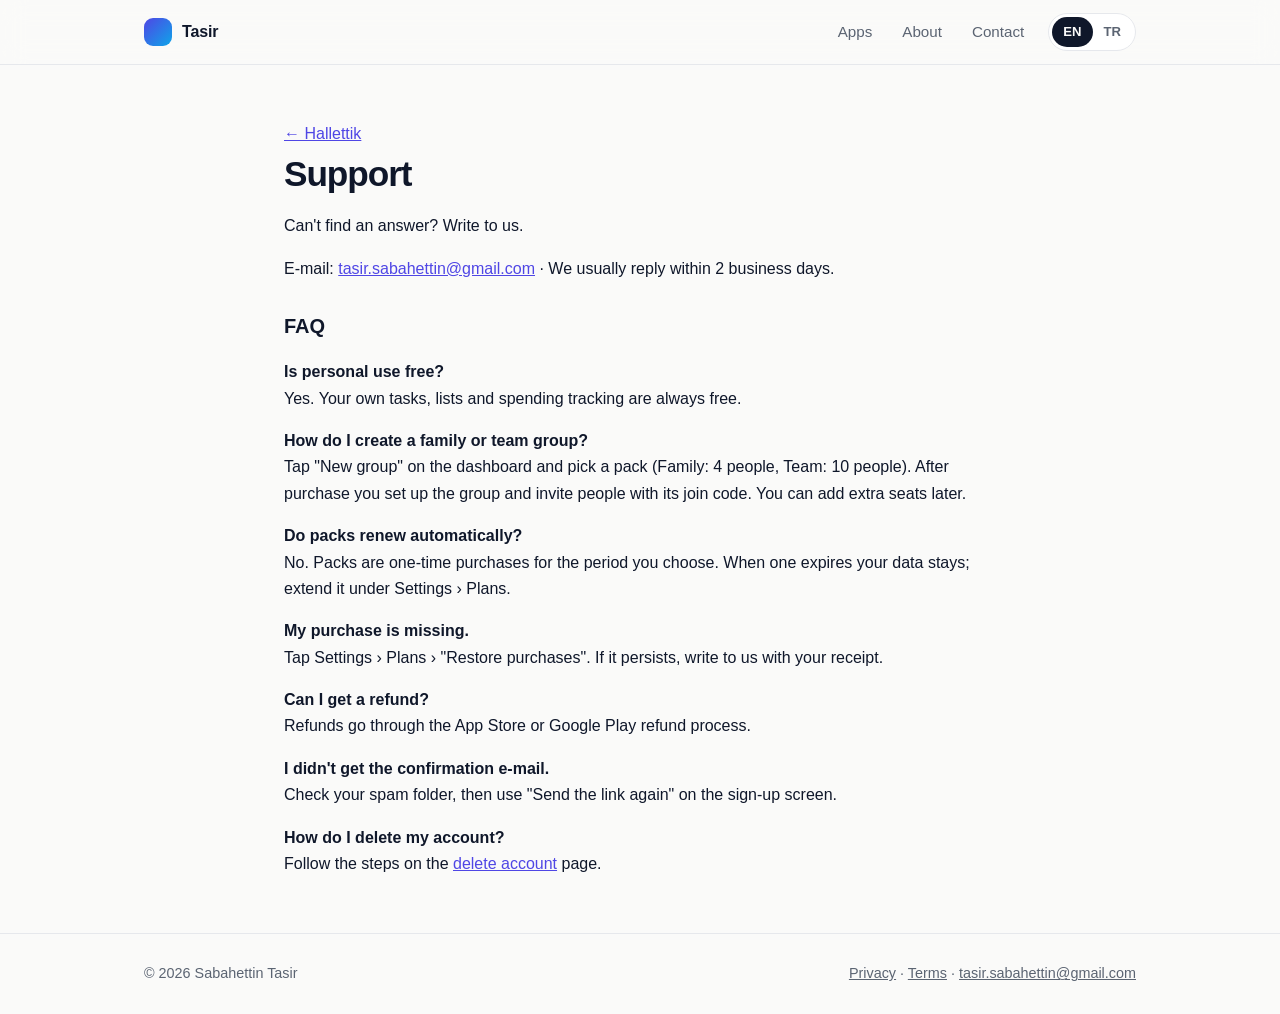
<file: hallettik/support/index.html>
<!doctype html>
<html lang="tr" data-lang="tr">
<head>
<meta charset="utf-8">
<meta name="viewport" content="width=device-width,initial-scale=1">
<title>Hallettik | Destek · Support</title>
<meta name="description" content="Hallettik yardım ve iletişim / help and contact.">
<meta name="theme-color" content="#2563eb">
<link rel="icon" href="/hallettik/icon.png">
<link rel="stylesheet" href="/assets/style.css">
<script src="/assets/site.js"></script>
</head>
<body class="">
<header class="site-header"><div class="wrap">
  <a class="brand" href="/"><i></i>Tasir</a>
  <nav>
    <a class="nl" href="/#apps"><span class="en">Apps</span><span class="tr">Uygulamalar</span></a>
    <a class="nl" href="/#about"><span class="en">About</span><span class="tr">Hakkımda</span></a>
    <a class="nl" href="/#contact"><span class="en">Contact</span><span class="tr">İletişim</span></a>
    <div class="lang-toggle" role="group" aria-label="Language"><button data-set="en">EN</button><button data-set="tr">TR</button></div>
  </nav>
</div></header>
<main><div class="wrap prose" style="padding-top:56px;padding-bottom:40px">
<p class="muted" style="margin:0 0 8px"><a href="/hallettik/">&larr; Hallettik</a></p>
<h1 style="font-size:2.2rem;max-width:none"><span class="tr">Destek</span><span class="en">Support</span></h1>
<p class="muted"><span class="tr">Sorularına yanıt bulamazsan bize yaz.</span><span class="en">Can't find an answer? Write to us.</span></p>
<div class="tr" lang="tr">
<p>E-posta: <a href="mailto:tasir.sabahettin@gmail.com?subject=Hallettik%20destek">tasir.sabahettin@gmail.com</a> · Genellikle 2 iş günü içinde yanıt veririz.</p>
<h2>Sık sorulan sorular</h2>
<p><strong>Bireysel kullanım ücretli mi?</strong><br>Hayır. Kendi görev, liste ve gider takibin her zaman ücretsiz.</p>
<p><strong>Aile veya ekip grubu nasıl kurulur?</strong><br>Panel'deki "Grup kur" düğmesinden bir paket seç (Aile: 4 kişi, Ekip: 10 kişi). Satın alma sonrası grubun kurulur; katılım kodunu paylaşarak üyeleri davet edersin. Sonradan ek üye de alabilirsin.</p>
<p><strong>Paketler otomatik yenilenir mi?</strong><br>Hayır. Paketler seçtiğin süre için tek seferlik satın alımdır. Süre dolunca veriler silinmez; Ayarlar › Planlar'dan süreyi uzatabilirsin.</p>
<p><strong>Satın alımım görünmüyor.</strong><br>Ayarlar › Planlar › "Satın alımları geri yükle"ye dokun. Sorun sürerse makbuz bilgisiyle bize yaz.</p>
<p><strong>İade alabilir miyim?</strong><br>İadeler App Store veya Google Play'in kendi iade süreciyle yapılır.</p>
<p><strong>Onay e-postası gelmedi.</strong><br>İstenmeyen e-posta klasörüne bak; kayıt ekranındaki "Bağlantıyı tekrar gönder" ile yeniden iste.</p>
<p><strong>Hesabımı nasıl silerim?</strong><br><a href="/hallettik/delete-account/">Hesap silme</a> sayfasındaki adımları izle.</p>
</div>
<div class="en" lang="en">
<p>E-mail: <a href="mailto:tasir.sabahettin@gmail.com?subject=Hallettik%20support">tasir.sabahettin@gmail.com</a> · We usually reply within 2 business days.</p>
<h2>FAQ</h2>
<p><strong>Is personal use free?</strong><br>Yes. Your own tasks, lists and spending tracking are always free.</p>
<p><strong>How do I create a family or team group?</strong><br>Tap "New group" on the dashboard and pick a pack (Family: 4 people, Team: 10 people). After purchase you set up the group and invite people with its join code. You can add extra seats later.</p>
<p><strong>Do packs renew automatically?</strong><br>No. Packs are one-time purchases for the period you choose. When one expires your data stays; extend it under Settings › Plans.</p>
<p><strong>My purchase is missing.</strong><br>Tap Settings › Plans › "Restore purchases". If it persists, write to us with your receipt.</p>
<p><strong>Can I get a refund?</strong><br>Refunds go through the App Store or Google Play refund process.</p>
<p><strong>I didn't get the confirmation e-mail.</strong><br>Check your spam folder, then use "Send the link again" on the sign-up screen.</p>
<p><strong>How do I delete my account?</strong><br>Follow the steps on the <a href="/hallettik/delete-account/">delete account</a> page.</p>
</div>
</div></main>
<footer class="site-footer"><div class="wrap">
  <span>&copy; 2026 Sabahettin Tasir</span>
  <span><a href="/hallettik/privacy/"><span class="en">Privacy</span><span class="tr">Gizlilik</span></a> &middot; <a href="/hallettik/terms/"><span class="en">Terms</span><span class="tr">Koşullar</span></a> &middot; <a href="mailto:tasir.sabahettin@gmail.com">tasir.sabahettin@gmail.com</a></span>
</div></footer>
</body>
</html>
</file>
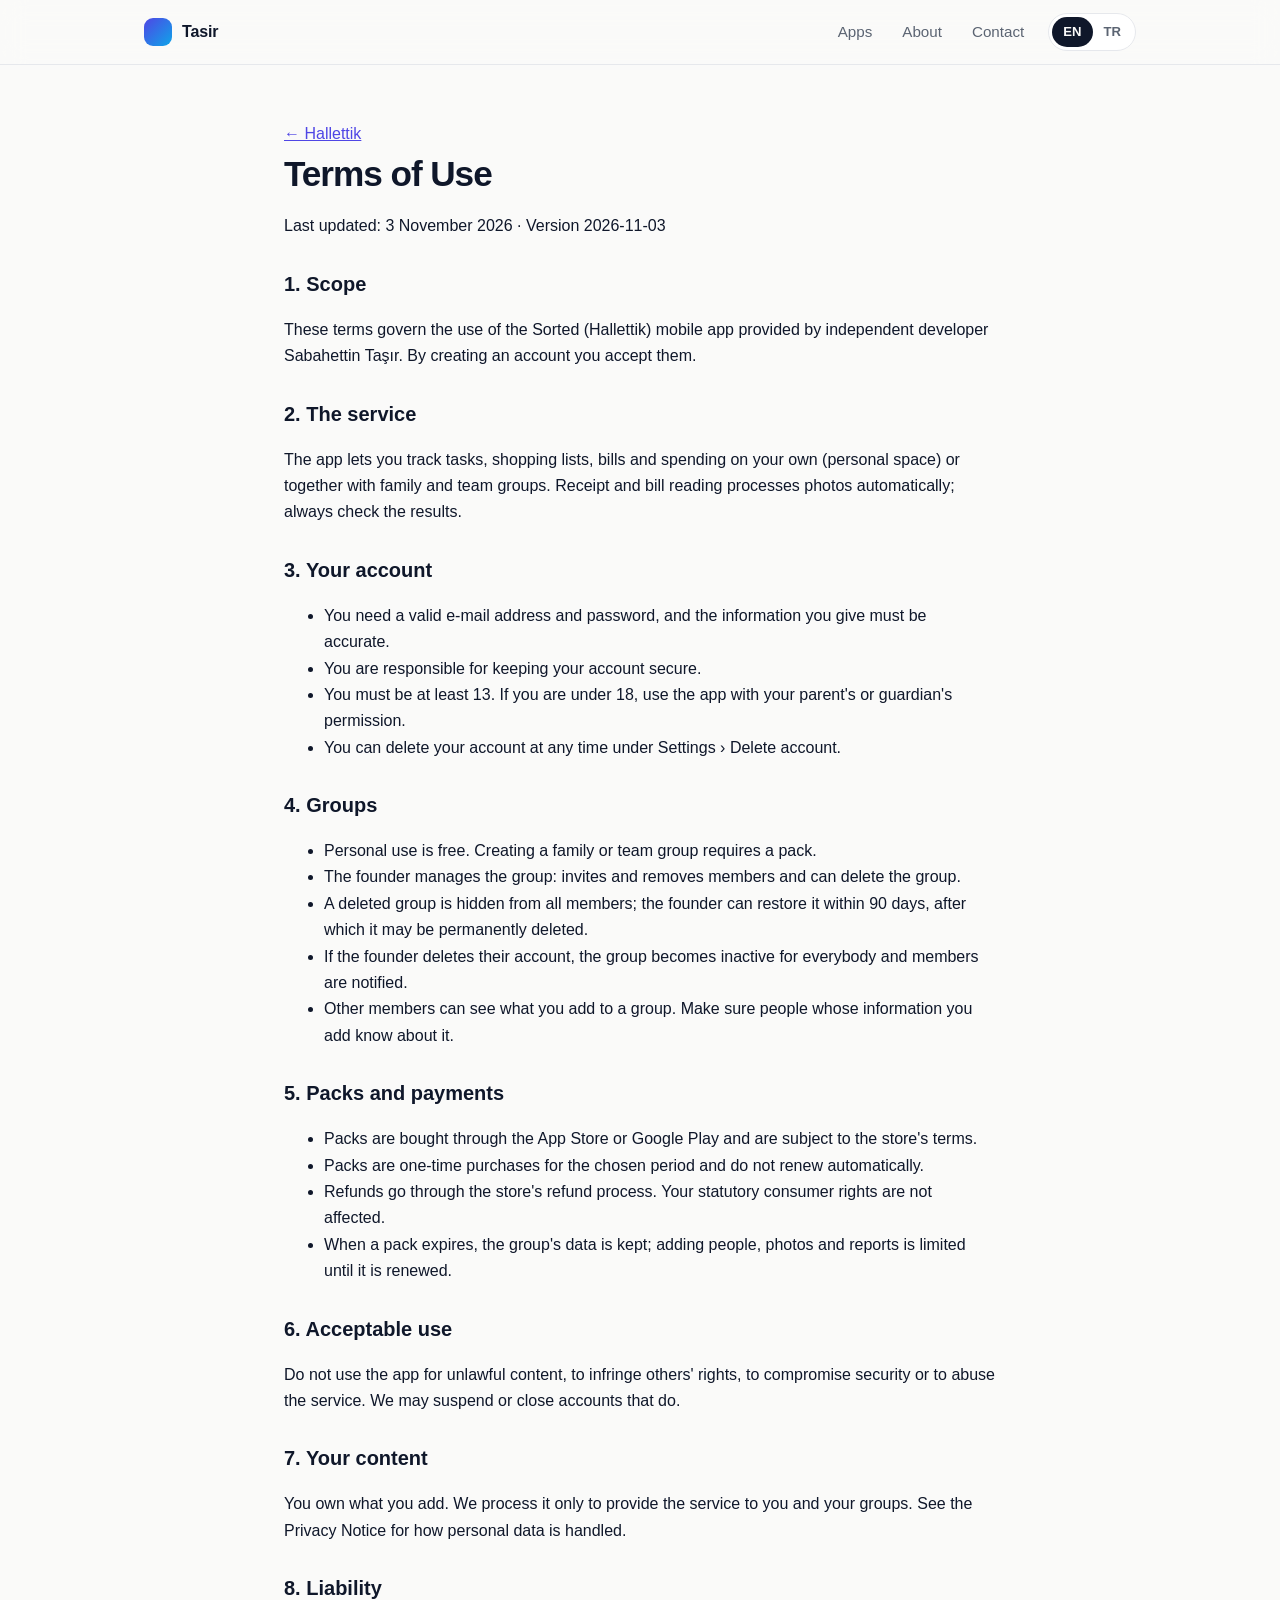
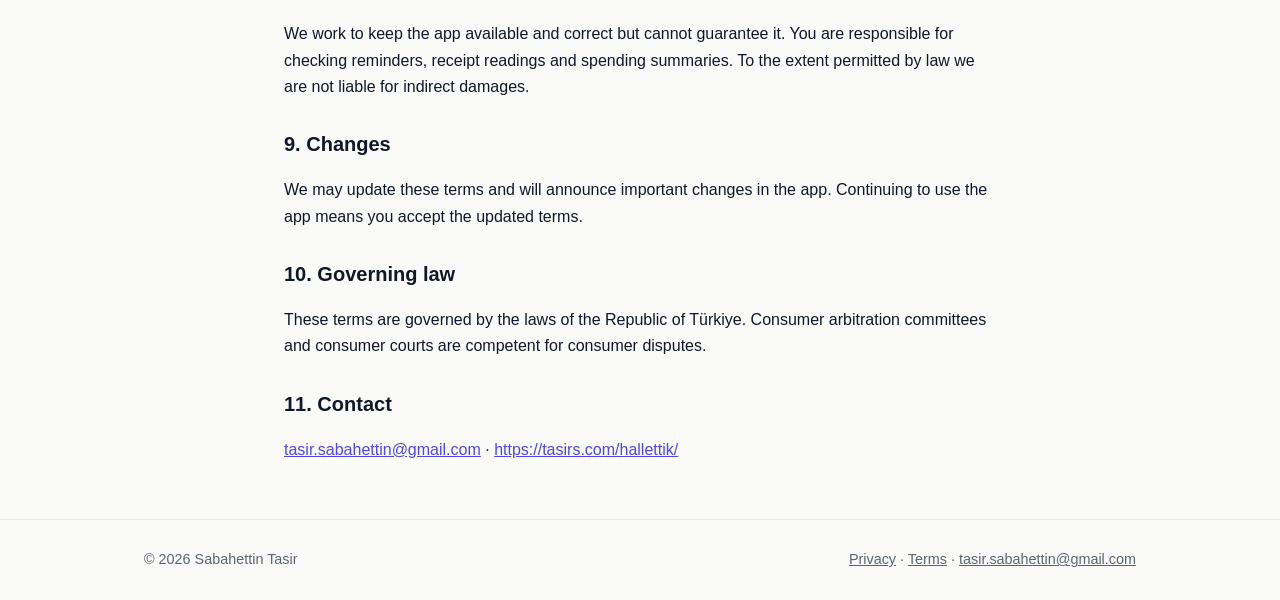
<file: hallettik/terms/index.html>
<!doctype html>
<html lang="tr" data-lang="tr">
<head>
<meta charset="utf-8">
<meta name="viewport" content="width=device-width,initial-scale=1">
<title>Hallettik | Kullanım Koşulları · Terms of Use</title>
<meta name="description" content="Hallettik kullanım koşulları / terms of use.">
<meta name="theme-color" content="#2563eb">
<link rel="icon" href="/hallettik/icon.png">
<link rel="stylesheet" href="/assets/style.css">
<script src="/assets/site.js"></script>
</head>
<body class="">
<header class="site-header"><div class="wrap">
  <a class="brand" href="/"><i></i>Tasir</a>
  <nav>
    <a class="nl" href="/#apps"><span class="en">Apps</span><span class="tr">Uygulamalar</span></a>
    <a class="nl" href="/#about"><span class="en">About</span><span class="tr">Hakkımda</span></a>
    <a class="nl" href="/#contact"><span class="en">Contact</span><span class="tr">İletişim</span></a>
    <div class="lang-toggle" role="group" aria-label="Language"><button data-set="en">EN</button><button data-set="tr">TR</button></div>
  </nav>
</div></header>
<main><div class="wrap prose" style="padding-top:56px;padding-bottom:40px">
<p class="muted" style="margin:0 0 8px"><a href="/hallettik/">&larr; Hallettik</a></p>
<h1 style="font-size:2.2rem;max-width:none"><span class="tr">Kullanım Koşulları</span><span class="en">Terms of Use</span></h1>
<p class="muted"><span class="tr">Son güncelleme: 3 Kasım 2026 · Sürüm 2026-11-03</span><span class="en">Last updated: 3 November 2026 · Version 2026-11-03</span></p>
<div class="tr" lang="tr">
<h2>1. Taraflar ve kapsam</h2>
<p>Bu koşullar, bireysel yazılım geliştirici Sabahettin Taşır ("Hallettik", "biz") tarafından sunulan Hallettik mobil uygulamasının ("Uygulama") kullanımını düzenler. Hesap oluşturarak bu koşulları kabul etmiş olursun.</p>
<h2>2. Hizmet</h2>
<p>Hallettik; görev, alışveriş listesi, fatura ve gider takibini tek başına (bireysel alan) veya aile ve ekip gruplarıyla birlikte yapmanı sağlar. Fiş ve fatura okuma gibi bazı özellikler fotoğrafın otomatik işlenmesini içerir ve sonuçları her zaman kontrol etmen gerekir.</p>
<h2>3. Hesap</h2>
<ul>
<li>Kayıt için geçerli bir e-posta adresi ve şifre gerekir; bilgilerin doğru olmalı.</li>
<li>Hesabının ve şifrenin güvenliğinden sen sorumlusun.</li>
<li>13 yaşından küçükler hesap açamaz. 18 yaşından küçükler, Uygulamayı velisinin izniyle kullanır.</li>
<li>Hesabını dilediğin zaman Ayarlar › Hesabımı sil bölümünden silebilirsin.</li>
</ul>
<h2>4. Gruplar</h2>
<ul>
<li>Bireysel kullanım ücretsizdir. Aile veya ekip grubu kurmak için paket satın alınır.</li>
<li>Grubu kuran kişi (kurucu) grubun yöneticisidir; üyeleri davet eder, çıkarır ve grubu silebilir.</li>
<li>Silinen grup tüm üyelerden gizlenir ve kurucu tarafından 90 gün içinde geri getirilebilir; sonra kalıcı olarak silinebilir.</li>
<li>Kurucu hesabını silerse grup herkes için pasif olur ve üyelere bildirim gönderilir.</li>
<li>Gruba eklediğin içerikleri grubun diğer üyeleri görebilir. Başkalarına ait kişisel bilgileri gruba eklerken onların bilgisi olduğundan emin olmalısın.</li>
</ul>
<h2>5. Paketler ve ödemeler</h2>
<ul>
<li>Paketler App Store veya Google Play üzerinden satın alınır; ödeme ve faturalandırma ilgili mağazanın koşullarına tabidir.</li>
<li>Paketler seçilen süre için tek seferlik satın alımdır ve otomatik olarak yenilenmez.</li>
<li>İade talepleri ilgili mağazanın iade süreci üzerinden yapılır. 6502 sayılı Tüketicinin Korunması Hakkında Kanun'dan doğan hakların saklıdır.</li>
<li>Paket süresi dolan grubun verileri silinmez; yeni üye, fotoğraf ve rapor gibi özellikler paket yenilenene kadar kısıtlanır.</li>
</ul>
<h2>6. Kullanım kuralları</h2>
<p>Uygulamayı hukuka aykırı içerik paylaşmak, başkalarının haklarını ihlal etmek, sistemin güvenliğini bozmak veya hizmeti kötüye kullanmak için kullanamazsın. Bu durumlarda hesabın askıya alınabilir veya kapatılabilir.</p>
<h2>7. İçerikler</h2>
<p>Uygulamaya eklediğin içeriklerin sahibi sensin. Bu içerikleri yalnızca hizmeti sana ve grubuna sunmak için işleriz. Kişisel verilerin nasıl işlendiği KVKK Aydınlatma Metni'nde anlatılır.</p>
<h2>8. Sorumluluğun sınırı</h2>
<p>Uygulamayı kesintisiz ve hatasız sunmak için çalışırız ancak bunu garanti edemeyiz. Hatırlatmaların, fiş okuma sonuçlarının ve gider özetlerinin doğruluğunu kontrol etmek sana aittir. Kanunun izin verdiği ölçüde dolaylı zararlardan sorumlu değiliz.</p>
<h2>9. Değişiklikler</h2>
<p>Bu koşulları güncelleyebiliriz. Önemli değişiklikleri Uygulama içinde duyururuz; güncellemeden sonra kullanmaya devam etmen yeni koşulları kabul ettiğin anlamına gelir.</p>
<h2>10. Uygulanacak hukuk</h2>
<p>Bu koşullar Türkiye Cumhuriyeti hukukuna tabidir. Tüketici uyuşmazlıklarında tüketici hakem heyetleri ve tüketici mahkemeleri yetkilidir.</p>
<h2>11. İletişim</h2>
<p><a href="mailto:tasir.sabahettin@gmail.com">tasir.sabahettin@gmail.com</a> · <a href="https://tasirs.com/hallettik/">https://tasirs.com/hallettik/</a></p>
</div>
<div class="en" lang="en">
<h2>1. Scope</h2>
<p>These terms govern the use of the Sorted (Hallettik) mobile app provided by independent developer Sabahettin Taşır. By creating an account you accept them.</p>
<h2>2. The service</h2>
<p>The app lets you track tasks, shopping lists, bills and spending on your own (personal space) or together with family and team groups. Receipt and bill reading processes photos automatically; always check the results.</p>
<h2>3. Your account</h2>
<ul>
<li>You need a valid e-mail address and password, and the information you give must be accurate.</li>
<li>You are responsible for keeping your account secure.</li>
<li>You must be at least 13. If you are under 18, use the app with your parent's or guardian's permission.</li>
<li>You can delete your account at any time under Settings › Delete account.</li>
</ul>
<h2>4. Groups</h2>
<ul>
<li>Personal use is free. Creating a family or team group requires a pack.</li>
<li>The founder manages the group: invites and removes members and can delete the group.</li>
<li>A deleted group is hidden from all members; the founder can restore it within 90 days, after which it may be permanently deleted.</li>
<li>If the founder deletes their account, the group becomes inactive for everybody and members are notified.</li>
<li>Other members can see what you add to a group. Make sure people whose information you add know about it.</li>
</ul>
<h2>5. Packs and payments</h2>
<ul>
<li>Packs are bought through the App Store or Google Play and are subject to the store's terms.</li>
<li>Packs are one-time purchases for the chosen period and do not renew automatically.</li>
<li>Refunds go through the store's refund process. Your statutory consumer rights are not affected.</li>
<li>When a pack expires, the group's data is kept; adding people, photos and reports is limited until it is renewed.</li>
</ul>
<h2>6. Acceptable use</h2>
<p>Do not use the app for unlawful content, to infringe others' rights, to compromise security or to abuse the service. We may suspend or close accounts that do.</p>
<h2>7. Your content</h2>
<p>You own what you add. We process it only to provide the service to you and your groups. See the Privacy Notice for how personal data is handled.</p>
<h2>8. Liability</h2>
<p>We work to keep the app available and correct but cannot guarantee it. You are responsible for checking reminders, receipt readings and spending summaries. To the extent permitted by law we are not liable for indirect damages.</p>
<h2>9. Changes</h2>
<p>We may update these terms and will announce important changes in the app. Continuing to use the app means you accept the updated terms.</p>
<h2>10. Governing law</h2>
<p>These terms are governed by the laws of the Republic of Türkiye. Consumer arbitration committees and consumer courts are competent for consumer disputes.</p>
<h2>11. Contact</h2>
<p><a href="mailto:tasir.sabahettin@gmail.com">tasir.sabahettin@gmail.com</a> · <a href="https://tasirs.com/hallettik/">https://tasirs.com/hallettik/</a></p>
</div>
</div></main>
<footer class="site-footer"><div class="wrap">
  <span>&copy; 2026 Sabahettin Tasir</span>
  <span><a href="/hallettik/privacy/"><span class="en">Privacy</span><span class="tr">Gizlilik</span></a> &middot; <a href="/hallettik/terms/"><span class="en">Terms</span><span class="tr">Koşullar</span></a> &middot; <a href="mailto:tasir.sabahettin@gmail.com">tasir.sabahettin@gmail.com</a></span>
</div></footer>
</body>
</html>
</file>
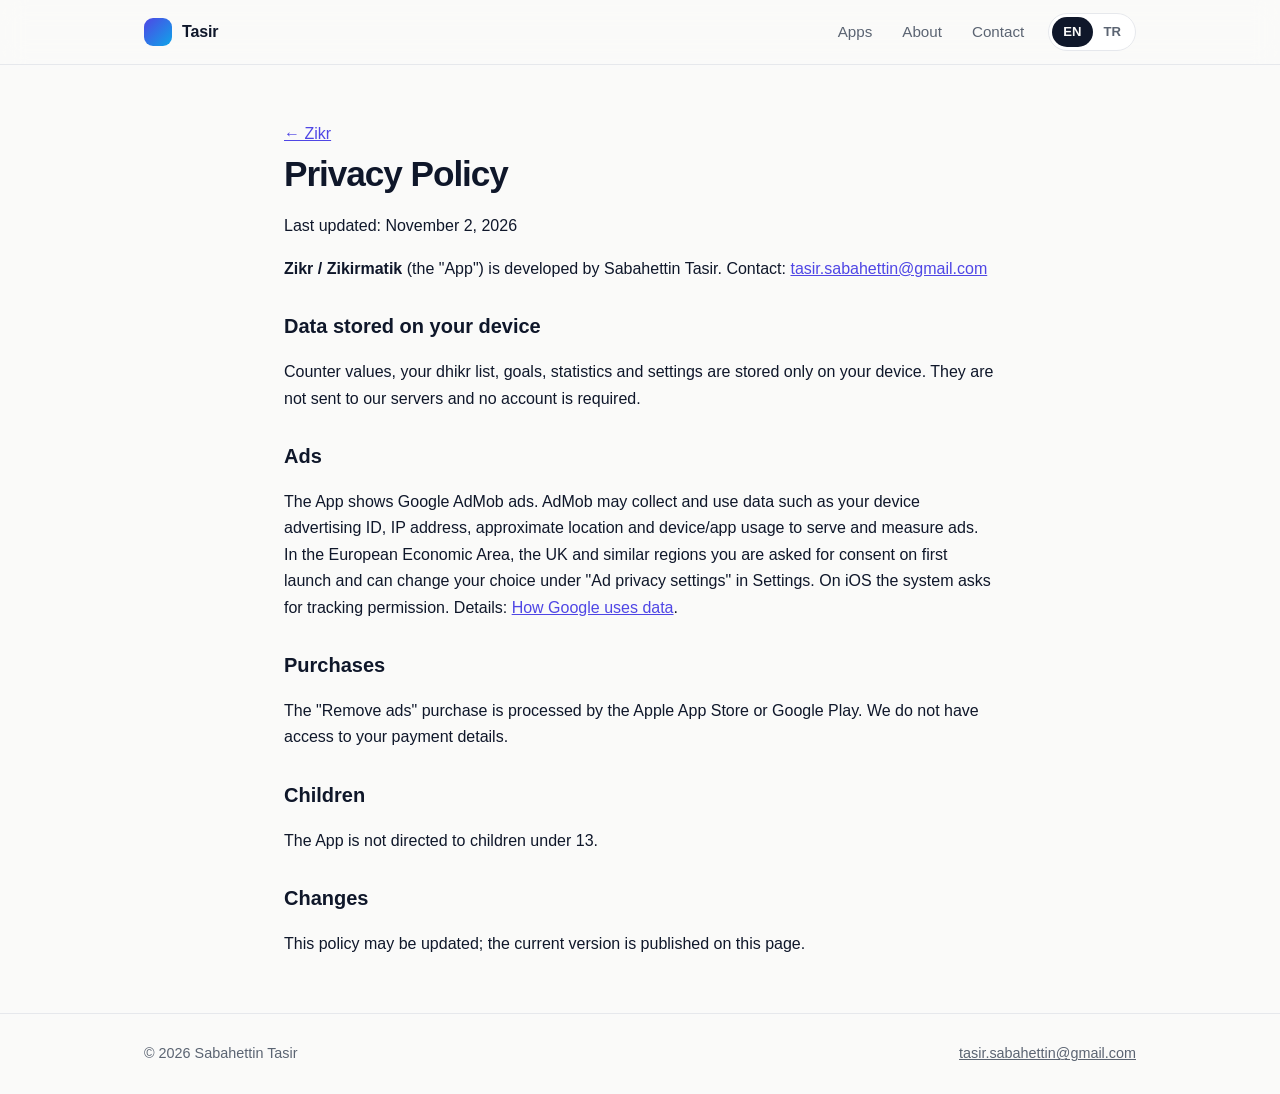
<file: zikr/privacy/index.html>
<!doctype html>
<html lang="en" data-lang="en">
<head>
<meta charset="utf-8">
<meta name="viewport" content="width=device-width,initial-scale=1">
<title>Zikr Privacy Policy | Gizlilik Politikası</title>
<meta name="description" content="Privacy policy for the Zikr app.">
<meta name="theme-color" content="#4f46e5">
<link rel="icon" href="/assets/favicon.png">
<link rel="stylesheet" href="/assets/style.css">
<script src="/assets/site.js"></script>
</head>
<body class="">
<header class="site-header"><div class="wrap">
  <a class="brand" href="/"><i></i>Tasir</a>
  <nav>
    <a class="nl" href="/#apps"><span class="en">Apps</span><span class="tr">Uygulamalar</span></a>
    <a class="nl" href="/#about"><span class="en">About</span><span class="tr">Hakkımda</span></a>
    <a class="nl" href="/#contact"><span class="en">Contact</span><span class="tr">İletişim</span></a>
    <div class="lang-toggle" role="group" aria-label="Language"><button data-set="en">EN</button><button data-set="tr">TR</button></div>
  </nav>
</div></header>
<main><div class="wrap prose" style="padding-top:56px;padding-bottom:40px">
<p class="muted" style="margin:0 0 8px"><a href="/zikr/">&larr; Zikr</a></p>
<h1 style="font-size:2.2rem;max-width:none"><span class="en">Privacy Policy</span><span class="tr">Gizlilik Politikası</span></h1>
<p class="muted"><span class="en">Last updated: November 2, 2026</span><span class="tr">Son güncelleme: 2 Kasım 2026</span></p>
<div class="tr" lang="tr">
<p><strong>Zikr / Zikirmatik</strong> ("Uygulama"), Sabahettin Tasir tarafından geliştirilmiştir. İletişim: <a href="mailto:tasir.sabahettin@gmail.com">tasir.sabahettin@gmail.com</a></p>
<h2>Cihazda saklanan veriler</h2><p>Sayaç değerleri, zikir listeniz, hedefler, istatistikler ve ayarlarınız yalnızca cihazınızda saklanır. Bu veriler sunucularımıza gönderilmez; hesap oluşturmanız gerekmez.</p>
<h2>Reklamlar</h2><p>Uygulama Google AdMob reklamları gösterir. AdMob, reklam sunmak ve ölçmek için cihazınızın reklam kimliği, IP adresi, yaklaşık konum ve cihaz/uygulama kullanım bilgileri gibi verileri toplayıp kullanabilir. Avrupa Ekonomik Alanı, Birleşik Krallık ve benzeri bölgelerde ilk açılışta onayınız istenir; tercihlerinizi Ayarlar'daki "Reklam gizlilik ayarları" bölümünden değiştirebilirsiniz. iOS'ta takip izni sistem tarafından sorulur. Ayrıntılar: <a href="https://policies.google.com/technologies/partner-sites">Google'ın verileri nasıl kullandığı</a>.</p>
<h2>Satın alma</h2><p>"Reklamları kaldır" satın alımı Apple App Store veya Google Play üzerinden işlenir. Ödeme bilgilerinize erişmeyiz.</p>
<h2>Çocuklar</h2><p>Uygulama 13 yaşın altındaki çocuklara yönelik değildir.</p>
<h2>Değişiklikler</h2><p>Bu politika güncellenebilir; güncel sürüm bu sayfada yayınlanır.</p>
</div>
<div class="en" lang="en">
<p><strong>Zikr / Zikirmatik</strong> (the "App") is developed by Sabahettin Tasir. Contact: <a href="mailto:tasir.sabahettin@gmail.com">tasir.sabahettin@gmail.com</a></p>
<h2>Data stored on your device</h2><p>Counter values, your dhikr list, goals, statistics and settings are stored only on your device. They are not sent to our servers and no account is required.</p>
<h2>Ads</h2><p>The App shows Google AdMob ads. AdMob may collect and use data such as your device advertising ID, IP address, approximate location and device/app usage to serve and measure ads. In the European Economic Area, the UK and similar regions you are asked for consent on first launch and can change your choice under "Ad privacy settings" in Settings. On iOS the system asks for tracking permission. Details: <a href="https://policies.google.com/technologies/partner-sites">How Google uses data</a>.</p>
<h2>Purchases</h2><p>The "Remove ads" purchase is processed by the Apple App Store or Google Play. We do not have access to your payment details.</p>
<h2>Children</h2><p>The App is not directed to children under 13.</p>
<h2>Changes</h2><p>This policy may be updated; the current version is published on this page.</p>
</div>
</div></main>
<footer class="site-footer"><div class="wrap">
  <span>&copy; 2026 Sabahettin Tasir</span>
  <span><a href="mailto:tasir.sabahettin@gmail.com">tasir.sabahettin@gmail.com</a></span>
</div></footer>
</body>
</html>
</file>
<file: assets/style.css>
:root{
  --bg:#fafaf9;--surface:#ffffff;--ink:#0f172a;--muted:#5b6472;--line:#e6e8ec;
  --accent:#4f46e5;--accent-2:#0ea5e9;--accent-ink:#ffffff;--shadow:0 1px 2px rgba(15,23,42,.05),0 8px 24px rgba(15,23,42,.06);
  --radius:18px;
}
@media (prefers-color-scheme:dark){
  :root{--bg:#0a0d13;--surface:#111620;--ink:#e9edf4;--muted:#98a2b3;--line:#1d2432;
    --accent:#8b8cf8;--accent-2:#38bdf8;--accent-ink:#0a0d13;--shadow:0 1px 2px rgba(0,0,0,.4),0 12px 32px rgba(0,0,0,.35)}
}
*{box-sizing:border-box}
html{scroll-behavior:smooth;overflow-x:hidden}
body{margin:0;overflow-x:clip;background:var(--bg);color:var(--ink);font:16px/1.65 ui-sans-serif,-apple-system,BlinkMacSystemFont,"Segoe UI",Roboto,"Helvetica Neue",Arial,sans-serif;-webkit-font-smoothing:antialiased}
a{color:var(--accent)}
.wrap{max-width:1040px;margin:0 auto;padding:0 24px}
html[data-lang="en"] .tr,html[data-lang="tr"] .en{display:none!important}

/* header */
.site-header{position:sticky;top:0;z-index:10;background:color-mix(in srgb,var(--bg) 82%,transparent);backdrop-filter:saturate(1.4) blur(12px);-webkit-backdrop-filter:saturate(1.4) blur(12px);border-bottom:1px solid var(--line)}
.site-header .wrap{display:flex;align-items:center;justify-content:space-between;height:64px;gap:16px}
.brand{display:flex;align-items:center;gap:10px;color:var(--ink);text-decoration:none;font-weight:700;letter-spacing:-.01em}
.brand i{width:28px;height:28px;border-radius:9px;background:linear-gradient(135deg,var(--accent),var(--accent-2));display:inline-block}
nav{display:flex;align-items:center;gap:6px}
nav a.nl{color:var(--muted);text-decoration:none;font-size:.95rem;padding:8px 12px;border-radius:10px}
nav a.nl:hover{color:var(--ink);background:color-mix(in srgb,var(--ink) 6%,transparent)}
.lang-toggle{display:inline-flex;border:1px solid var(--line);border-radius:999px;padding:3px;background:var(--surface);margin-left:6px}
.lang-toggle button{border:0;background:transparent;color:var(--muted);font:inherit;font-size:.82rem;font-weight:600;padding:4px 11px;border-radius:999px;cursor:pointer}
html[data-lang="en"] .lang-toggle [data-set="en"],html[data-lang="tr"] .lang-toggle [data-set="tr"]{background:var(--ink);color:var(--bg)}
@media(max-width:640px){nav a.nl{display:none}}

/* hero */
.hero{padding:88px 0 56px;position:relative}
.hero:before{content:"";position:absolute;inset:-20% -10% auto -10%;height:520px;background:radial-gradient(60% 60% at 30% 20%,color-mix(in srgb,var(--accent) 18%,transparent),transparent 70%),radial-gradient(50% 50% at 80% 10%,color-mix(in srgb,var(--accent-2) 16%,transparent),transparent 70%);z-index:-1;pointer-events:none}
.eyebrow{display:inline-block;font-size:.82rem;font-weight:600;letter-spacing:.06em;text-transform:uppercase;color:var(--accent);margin-bottom:16px}
h1{font-size:clamp(2.2rem,5.2vw,3.6rem);line-height:1.08;letter-spacing:-.03em;margin:0 0 20px;font-weight:800;max-width:18ch}
h1 .grad{background:linear-gradient(120deg,var(--accent),var(--accent-2));-webkit-background-clip:text;background-clip:text;color:transparent}
.lead{font-size:1.15rem;color:var(--muted);max-width:56ch;margin:0 0 32px}
.btns{display:flex;flex-wrap:wrap;gap:12px}
.btn{display:inline-flex;align-items:center;gap:8px;padding:12px 20px;border-radius:12px;font-weight:600;text-decoration:none;border:1px solid var(--line);color:var(--ink);background:var(--surface)}
.btn.primary{background:var(--ink);color:var(--bg);border-color:var(--ink)}
.btn:hover{transform:translateY(-1px);box-shadow:var(--shadow)}

/* sections */
section{padding:56px 0}
.sec-head{margin-bottom:28px}
.sec-head h2{font-size:1.7rem;letter-spacing:-.02em;margin:0 0 6px}
.sec-head p{margin:0;color:var(--muted)}
.grid{display:grid;gap:20px;grid-template-columns:repeat(auto-fill,minmax(300px,1fr))}
.card{background:var(--surface);border:1px solid var(--line);border-radius:var(--radius);padding:24px;box-shadow:var(--shadow)}
a.app-card{display:flex;flex-direction:column;gap:16px;text-decoration:none;color:inherit;transition:transform .15s,box-shadow .15s;position:relative;overflow:hidden}
a.app-card:hover{transform:translateY(-3px)}
a.app-card:before{content:"";position:absolute;inset:0 0 auto 0;height:4px;background:var(--card-accent,var(--accent))}
.app-top{display:flex;gap:16px;align-items:center}
.app-top img{width:64px;height:64px;border-radius:15px;box-shadow:0 2px 8px rgba(0,0,0,.18)}
.app-top strong{display:block;font-size:1.1rem;letter-spacing:-.01em}
.app-top span{color:var(--muted);font-size:.92rem}
.app-desc{color:var(--muted);margin:0;font-size:.97rem}
.tags{display:flex;flex-wrap:wrap;gap:8px}
.tag{font-size:.78rem;font-weight:600;padding:3px 10px;border-radius:999px;background:color-mix(in srgb,var(--ink) 6%,transparent);color:var(--muted)}
.tag.soon{background:color-mix(in srgb,var(--accent) 14%,transparent);color:var(--accent)}
.card.ghost{border-style:dashed;box-shadow:none;background:transparent;display:flex;flex-direction:column;justify-content:center;align-items:center;text-align:center;color:var(--muted);min-height:200px}
.feat h3{margin:0 0 6px;font-size:1.05rem}
.feat p{margin:0;color:var(--muted);font-size:.96rem}
.feat .ic{width:40px;height:40px;border-radius:12px;display:grid;place-items:center;margin-bottom:14px;background:color-mix(in srgb,var(--accent) 14%,transparent);color:var(--accent);font-size:1.2rem}
.about{display:grid;gap:32px;grid-template-columns:1fr}
.about p{color:var(--muted);max-width:68ch;margin:0 0 12px;font-size:1.05rem}
.contact{text-align:center;padding:48px 24px}
.contact h2{font-size:1.8rem;margin:0 0 8px;letter-spacing:-.02em}
.contact p{color:var(--muted);margin:0 0 20px}
.site-footer{border-top:1px solid var(--line);padding:28px 0;color:var(--muted);font-size:.9rem}
.site-footer .wrap{display:flex;flex-wrap:wrap;gap:12px;justify-content:space-between}
.site-footer a{color:var(--muted)}

/* app page */
.app-hero{display:grid;gap:40px;grid-template-columns:1.2fr .8fr;align-items:center;padding:72px 0 40px}
@media(max-width:820px){.app-hero{grid-template-columns:1fr}}
.app-hero .icon{width:96px;height:96px;border-radius:22px;box-shadow:0 8px 24px rgba(0,0,0,.25);margin-bottom:20px}
.app-hero h1{font-size:clamp(2rem,4.5vw,3rem);max-width:none;margin-bottom:8px}
.sub{color:var(--muted);margin:0 0 20px;font-size:1.05rem}
.badges{display:flex;flex-wrap:wrap;gap:12px;margin-top:8px}
.badge{display:inline-flex;align-items:center;gap:10px;padding:10px 18px;border-radius:12px;background:var(--ink);color:var(--bg);font-weight:600;font-size:.92rem;opacity:.55;cursor:default}
.badge small{display:block;font-weight:500;font-size:.7rem;opacity:.8;line-height:1.1}
.phone{justify-self:center;width:260px}
.phone svg{width:100%;height:auto;filter:drop-shadow(0 24px 40px rgba(0,0,0,.28))}
.langs{display:flex;flex-wrap:wrap;gap:8px}
.prose{max-width:760px}
.prose h2{font-size:1.25rem;margin:28px 0 8px}
.prose p{color:var(--ink)}
.muted{color:var(--muted)}
</file>
